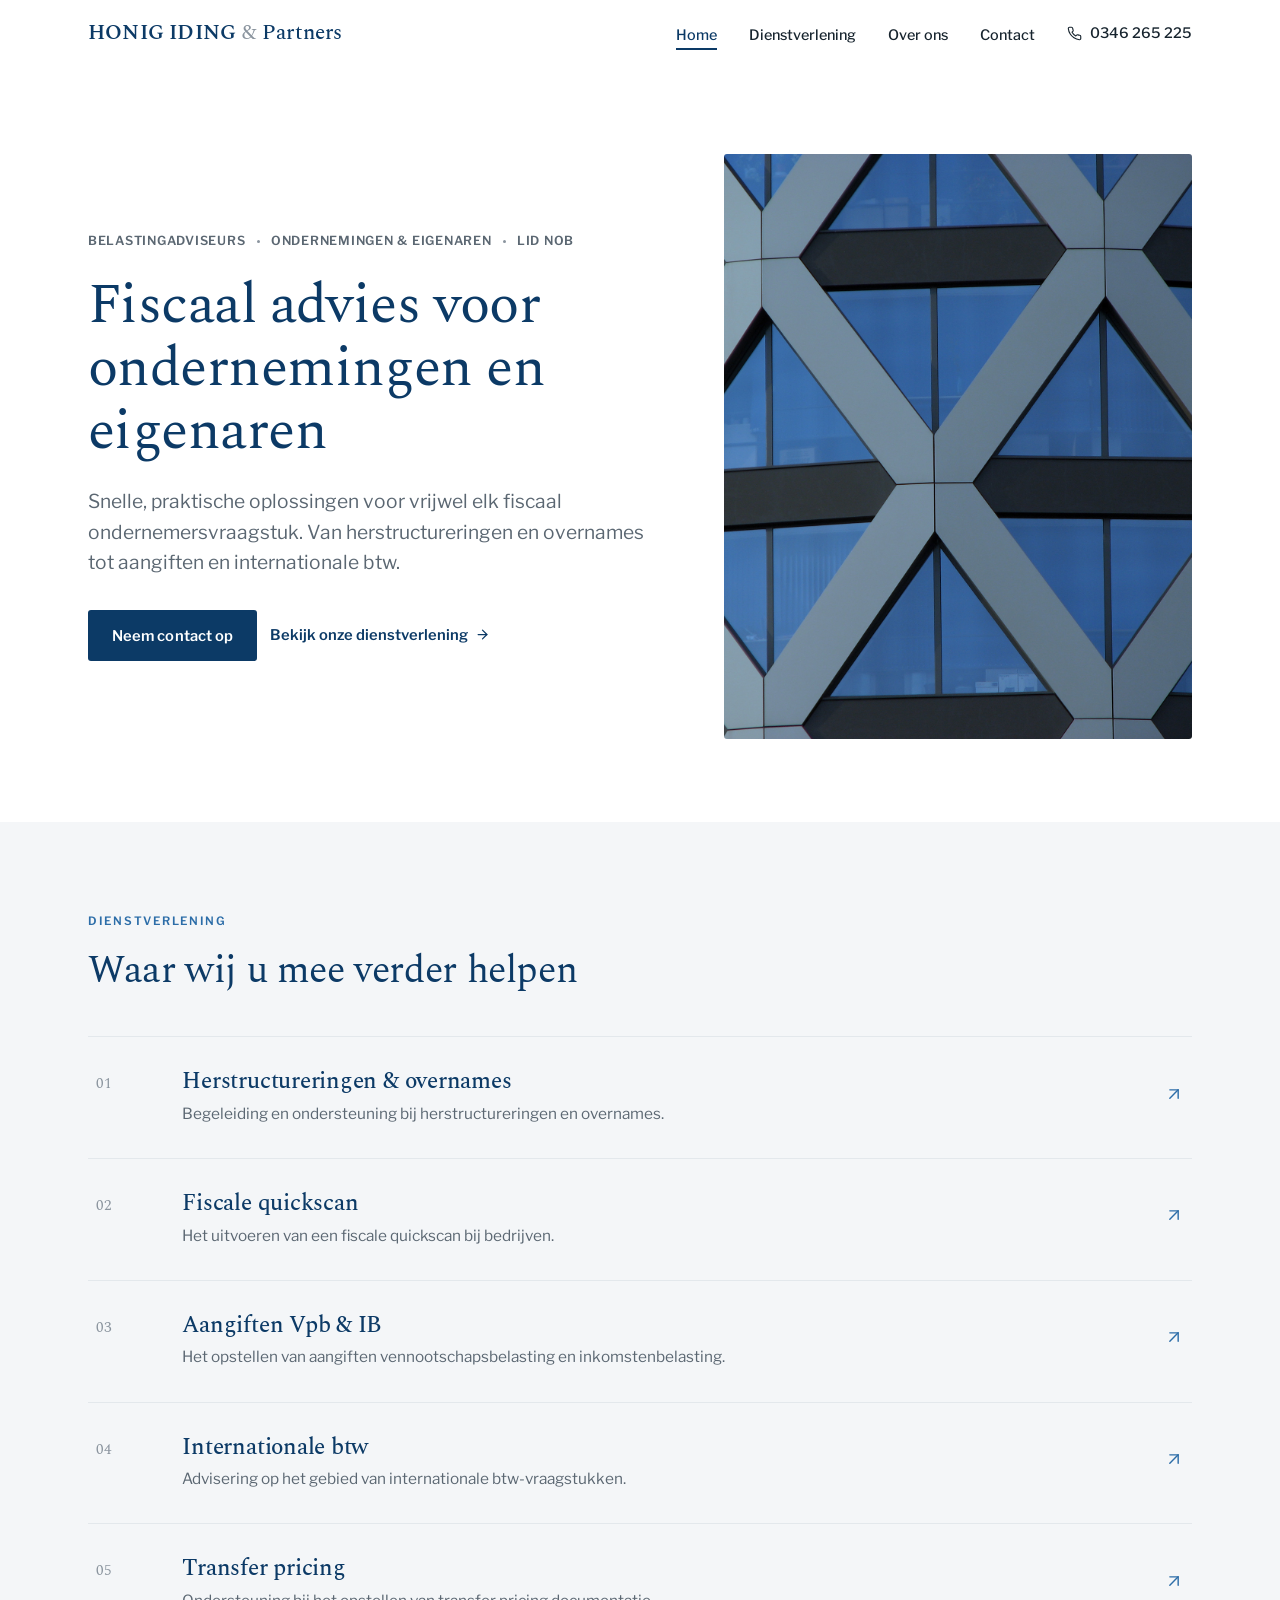
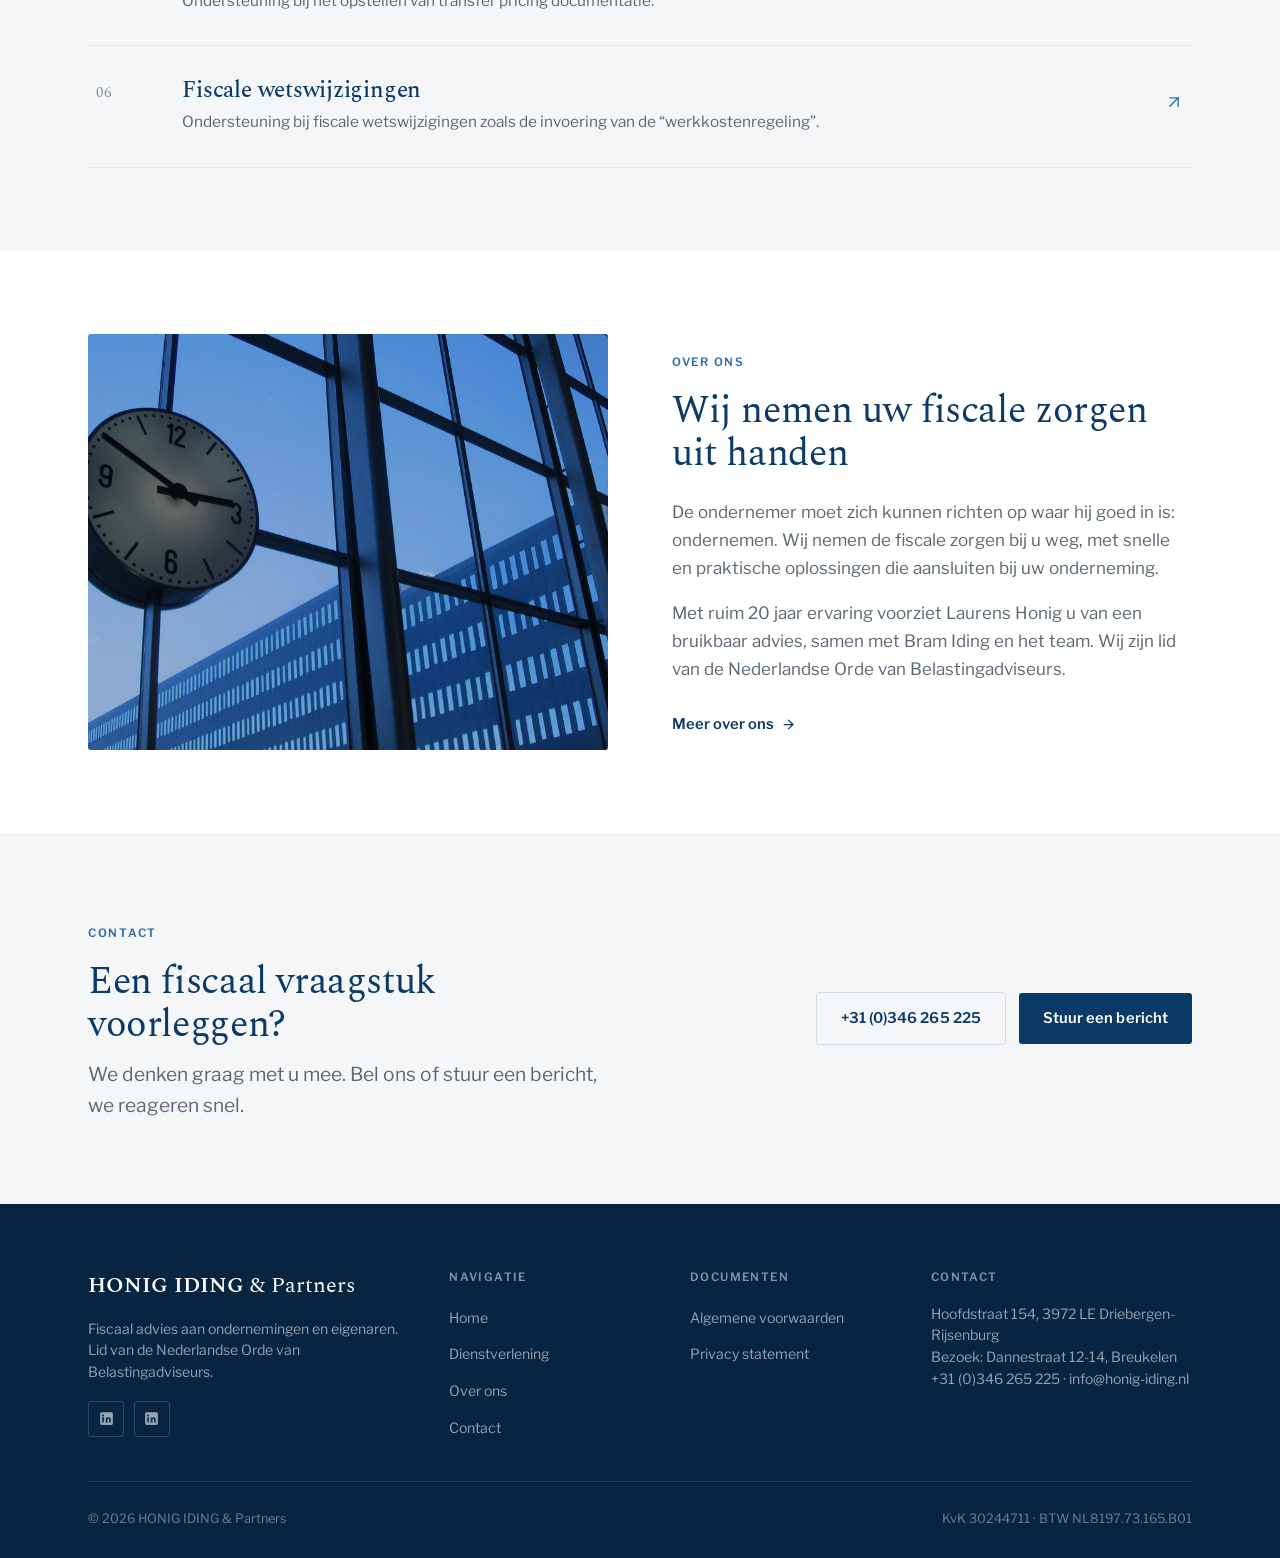
<file: index.html>
<!DOCTYPE html>
<html lang="nl">
<head>
  <meta charset="UTF-8">
  <meta name="viewport" content="width=device-width, initial-scale=1">
  <title>HONIG IDING &amp; Partners — Belastingadviseurs voor ondernemingen</title>
  <meta name="description" content="HONIG IDING & Partners geeft fiscaal advies aan ondernemingen en eigenaren. Van herstructureringen en overnames tot aangiften en internationale btw. Lid van de NOB.">
  <meta name="theme-color" content="#0C3A66">
  <meta property="og:title" content="HONIG IDING & Partners — Belastingadviseurs voor ondernemingen">
  <meta property="og:description" content="Fiscaal advies aan ondernemingen en eigenaren. Lid van de Nederlandse Orde van Belastingadviseurs.">
  <meta property="og:type" content="website">
  <meta property="og:url" content="https://honig-iding.nl">

  <link rel="icon" href="data:image/svg+xml,%3Csvg%20xmlns='http://www.w3.org/2000/svg'%20viewBox='0%200%2032%2032'%3E%3Crect%20width='32'%20height='32'%20fill='%230C3A66'/%3E%3Ctext%20x='16'%20y='23'%20font-family='Georgia,serif'%20font-size='19'%20fill='%23fff'%20text-anchor='middle'%3EH%3C/text%3E%3C/svg%3E">
  <link rel="preconnect" href="https://fonts.googleapis.com">
  <link rel="preconnect" href="https://fonts.gstatic.com" crossorigin>
  <link href="https://fonts.googleapis.com/css2?family=Spectral:wght@400;500;600&family=Libre+Franklin:wght@400;500;600;700&display=swap" rel="stylesheet">
  <link rel="stylesheet" href="assets/style.css">

  <script type="application/ld+json">
  {
    "@context": "https://schema.org",
    "@type": "AccountingService",
    "name": "HONIG IDING & Partners",
    "description": "Fiscaal advies aan ondernemingen en eigenaren.",
    "url": "https://honig-iding.nl",
    "telephone": "+31346265225",
    "email": "info@honig-iding.nl",
    "address": { "@type": "PostalAddress", "streetAddress": "Dannestraat 12-14", "addressLocality": "Breukelen", "addressCountry": "NL" },
    "geo": { "@type": "GeoCoordinates", "latitude": 52.1714500, "longitude": 5.0017356 },
    "vatID": "NL8197.73.165.B01",
    "memberOf": { "@type": "Organization", "name": "Nederlandse Orde van Belastingadviseurs (NOB)" },
    "sameAs": ["https://nl.linkedin.com/in/laurens-honig-3785336", "https://nl.linkedin.com/in/bram-iding-4a43219"]
  }
  </script>
</head>
<body>

  <nav class="site-nav">
    <div class="nav-inner">
      <a href="index.html" class="brand-logo" aria-label="HONIG IDING & Partners — home">
        <span class="brand-word"><b>HONIG IDING</b> <span class="amp">&amp;</span> Partners</span>
      </a>
      <button class="nav-toggle" aria-label="Menu" aria-expanded="false"><span></span><span></span><span></span></button>
      <ul class="nav-links">
        <li><a href="index.html" aria-current="page">Home</a></li>
        <li><a href="diensten.html">Dienstverlening</a></li>
        <li><a href="over-ons.html">Over ons</a></li>
        <li><a href="contact.html">Contact</a></li>
        <li><a href="tel:+31346265225" class="nav-phone"><svg viewBox="0 0 24 24" fill="none" stroke="currentColor" stroke-width="1.8" stroke-linecap="round" stroke-linejoin="round"><path d="M22 16.92v3a2 2 0 0 1-2.18 2 19.79 19.79 0 0 1-8.63-3.07 19.5 19.5 0 0 1-6-6 19.79 19.79 0 0 1-3.07-8.67A2 2 0 0 1 4.11 2h3a2 2 0 0 1 2 1.72c.127.96.361 1.903.7 2.81a2 2 0 0 1-.45 2.11L8.09 9.91a16 16 0 0 0 6 6l1.27-1.27a2 2 0 0 1 2.11-.45c.907.339 1.85.573 2.81.7A2 2 0 0 1 22 16.92z"/></svg> 0346 265 225</a></li>
      </ul>
    </div>
  </nav>

  <!-- HERO -->
  <header class="hero">
    <div class="container">
      <div class="hero-grid">
        <div>
          <div class="hero-meta">Belastingadviseurs <span class="dot"></span> Ondernemingen &amp; eigenaren <span class="dot"></span> Lid NOB</div>
          <h1>Fiscaal advies voor ondernemingen en eigenaren</h1>
          <p class="lead">Snelle, praktische oplossingen voor vrijwel elk fiscaal ondernemersvraagstuk. Van herstructureringen en overnames tot aangiften en internationale btw.</p>
          <div class="cta-row">
            <a href="contact.html" class="btn btn-solid">Neem contact op</a>
            <a href="diensten.html" class="link-arrow">Bekijk onze dienstverlening <svg viewBox="0 0 24 24" fill="none" stroke="currentColor" stroke-width="2" stroke-linecap="round" stroke-linejoin="round"><line x1="5" y1="12" x2="19" y2="12"/><polyline points="12 5 19 12 12 19"/></svg></a>
          </div>
        </div>
        <div class="hero-visual reveal">
          <img src="assets/parallax6.jpg" alt="Kantoorgevel" fetchpriority="high" decoding="async">
        </div>
      </div>
    </div>
  </header>

  <!-- EXPERTISE -->
  <section class="section bg-soft">
    <div class="container">
      <div class="section-head">
        <span class="eyebrow">Dienstverlening</span>
        <h2>Waar wij u mee verder helpen</h2>
      </div>
      <div class="expertise-list">
        <a class="expertise-item" href="diensten.html#overnames">
          <span class="ei-num">01</span>
          <span class="ei-main"><h3>Herstructureringen &amp; overnames</h3><p>Begeleiding en ondersteuning bij herstructureringen en overnames.</p></span>
          <span class="ei-arrow"><svg viewBox="0 0 24 24" fill="none" stroke="currentColor" stroke-width="1.7" stroke-linecap="round" stroke-linejoin="round"><line x1="7" y1="17" x2="17" y2="7"/><polyline points="7 7 17 7 17 17"/></svg></span>
        </a>
        <a class="expertise-item" href="diensten.html#quickscan">
          <span class="ei-num">02</span>
          <span class="ei-main"><h3>Fiscale quickscan</h3><p>Het uitvoeren van een fiscale quickscan bij bedrijven.</p></span>
          <span class="ei-arrow"><svg viewBox="0 0 24 24" fill="none" stroke="currentColor" stroke-width="1.7" stroke-linecap="round" stroke-linejoin="round"><line x1="7" y1="17" x2="17" y2="7"/><polyline points="7 7 17 7 17 17"/></svg></span>
        </a>
        <a class="expertise-item" href="diensten.html#aangiften">
          <span class="ei-num">03</span>
          <span class="ei-main"><h3>Aangiften Vpb &amp; IB</h3><p>Het opstellen van aangiften vennootschapsbelasting en inkomstenbelasting.</p></span>
          <span class="ei-arrow"><svg viewBox="0 0 24 24" fill="none" stroke="currentColor" stroke-width="1.7" stroke-linecap="round" stroke-linejoin="round"><line x1="7" y1="17" x2="17" y2="7"/><polyline points="7 7 17 7 17 17"/></svg></span>
        </a>
        <a class="expertise-item" href="diensten.html#btw">
          <span class="ei-num">04</span>
          <span class="ei-main"><h3>Internationale btw</h3><p>Advisering op het gebied van internationale btw-vraagstukken.</p></span>
          <span class="ei-arrow"><svg viewBox="0 0 24 24" fill="none" stroke="currentColor" stroke-width="1.7" stroke-linecap="round" stroke-linejoin="round"><line x1="7" y1="17" x2="17" y2="7"/><polyline points="7 7 17 7 17 17"/></svg></span>
        </a>
        <a class="expertise-item" href="diensten.html#transferpricing">
          <span class="ei-num">05</span>
          <span class="ei-main"><h3>Transfer pricing</h3><p>Ondersteuning bij het opstellen van transfer pricing documentatie.</p></span>
          <span class="ei-arrow"><svg viewBox="0 0 24 24" fill="none" stroke="currentColor" stroke-width="1.7" stroke-linecap="round" stroke-linejoin="round"><line x1="7" y1="17" x2="17" y2="7"/><polyline points="7 7 17 7 17 17"/></svg></span>
        </a>
        <a class="expertise-item" href="diensten.html#wetswijzigingen">
          <span class="ei-num">06</span>
          <span class="ei-main"><h3>Fiscale wetswijzigingen</h3><p>Ondersteuning bij fiscale wetswijzigingen zoals de invoering van de “werkkostenregeling”.</p></span>
          <span class="ei-arrow"><svg viewBox="0 0 24 24" fill="none" stroke="currentColor" stroke-width="1.7" stroke-linecap="round" stroke-linejoin="round"><line x1="7" y1="17" x2="17" y2="7"/><polyline points="7 7 17 7 17 17"/></svg></span>
        </a>
      </div>
    </div>
  </section>

  <!-- OVER / APPROACH -->
  <section class="section">
    <div class="container">
      <div class="split">
        <div class="split-media reveal"><img src="assets/parallax3.jpg" alt="Kantoorgevel met klok"></div>
        <div class="split-body">
          <span class="eyebrow">Over ons</span>
          <h2>Wij nemen uw fiscale zorgen uit handen</h2>
          <p>De ondernemer moet zich kunnen richten op waar hij goed in is: ondernemen. Wij nemen de fiscale zorgen bij u weg, met snelle en praktische oplossingen die aansluiten bij uw onderneming.</p>
          <p>Met ruim 20 jaar ervaring voorziet Laurens Honig u van een bruikbaar advies, samen met Bram Iding en het team. Wij zijn lid van de Nederlandse Orde van Belastingadviseurs.</p>
          <div class="cta-row">
            <a href="over-ons.html" class="link-arrow">Meer over ons <svg viewBox="0 0 24 24" fill="none" stroke="currentColor" stroke-width="2" stroke-linecap="round" stroke-linejoin="round"><line x1="5" y1="12" x2="19" y2="12"/><polyline points="12 5 19 12 12 19"/></svg></a>
          </div>
        </div>
      </div>
    </div>
  </section>

  <!-- CONTACT CTA -->
  <section class="section bg-soft">
    <div class="container">
      <div class="split" style="align-items:center">
        <div>
          <span class="eyebrow">Contact</span>
          <h2>Een fiscaal vraagstuk voorleggen?</h2>
          <p class="lead" style="margin-top:0.8rem">We denken graag met u mee. Bel ons of stuur een bericht, we reageren snel.</p>
        </div>
        <div class="cta-row" style="justify-content:flex-end">
          <a href="tel:+31346265225" class="btn btn-line">+31 (0)346 265 225</a>
          <a href="contact.html" class="btn btn-solid">Stuur een bericht</a>
        </div>
      </div>
    </div>
  </section>

  <!-- FOOTER -->
  <footer class="site-footer">
    <div class="container">
      <div class="footer-top">
        <div class="footer-brand">
          <div class="fb"><b>HONIG IDING</b> &amp; Partners</div>
          <p>Fiscaal advies aan ondernemingen en eigenaren. Lid van de Nederlandse Orde van Belastingadviseurs.</p>
          <div class="footer-social">
            <a href="https://nl.linkedin.com/in/laurens-honig-3785336" target="_blank" rel="noopener" aria-label="LinkedIn Laurens Honig"><svg viewBox="0 0 24 24" fill="currentColor"><path d="M19 3a2 2 0 0 1 2 2v14a2 2 0 0 1-2 2H5a2 2 0 0 1-2-2V5a2 2 0 0 1 2-2h14zM8.34 17.34V10.2H6v7.14h2.34zM7.17 9.16a1.36 1.36 0 1 0 0-2.72 1.36 1.36 0 0 0 0 2.72zM18 17.34v-3.92c0-2.1-1.12-3.08-2.62-3.08-1.21 0-1.75.67-2.05 1.14v-.98h-2.34c.03.66 0 7.14 0 7.14h2.34v-3.99c0-.21.02-.42.08-.57.17-.42.55-.86 1.2-.86.85 0 1.19.64 1.19 1.58v3.84H18z"/></svg></a>
            <a href="https://nl.linkedin.com/in/bram-iding-4a43219" target="_blank" rel="noopener" aria-label="LinkedIn Bram Iding"><svg viewBox="0 0 24 24" fill="currentColor"><path d="M19 3a2 2 0 0 1 2 2v14a2 2 0 0 1-2 2H5a2 2 0 0 1-2-2V5a2 2 0 0 1 2-2h14zM8.34 17.34V10.2H6v7.14h2.34zM7.17 9.16a1.36 1.36 0 1 0 0-2.72 1.36 1.36 0 0 0 0 2.72zM18 17.34v-3.92c0-2.1-1.12-3.08-2.62-3.08-1.21 0-1.75.67-2.05 1.14v-.98h-2.34c.03.66 0 7.14 0 7.14h2.34v-3.99c0-.21.02-.42.08-.57.17-.42.55-.86 1.2-.86.85 0 1.19.64 1.19 1.58v3.84H18z"/></svg></a>
          </div>
        </div>
        <div class="footer-col">
          <h5>Navigatie</h5>
          <ul>
            <li><a href="index.html">Home</a></li>
            <li><a href="diensten.html">Dienstverlening</a></li>
            <li><a href="over-ons.html">Over ons</a></li>
            <li><a href="contact.html">Contact</a></li>
          </ul>
        </div>
        <div class="footer-col">
          <h5>Documenten</h5>
          <ul>
            <li><a href="docs/Algemene-voorwaarden.pdf" target="_blank" rel="noopener">Algemene voorwaarden</a></li>
            <li><a href="docs/Privacy-statement.pdf" target="_blank" rel="noopener">Privacy statement</a></li>
          </ul>
        </div>
        <div class="footer-col">
          <h5>Contact</h5>
          <address>
            Hoofdstraat 154, 3972 LE Driebergen-Rijsenburg<br>
            Bezoek: Dannestraat 12-14, Breukelen<br>
            <a href="tel:+31346265225">+31 (0)346 265 225</a> · <a href="mailto:info@honig-iding.nl">info@honig-iding.nl</a>
          </address>
        </div>
      </div>
      <div class="footer-bottom">
        <div>© <span data-year>2026</span> HONIG IDING &amp; Partners</div>
        <div>KvK 30244711 · BTW NL8197.73.165.B01</div>
      </div>
    </div>
  </footer>

  <script src="assets/main.js"></script>
</body>
</html>
</file>
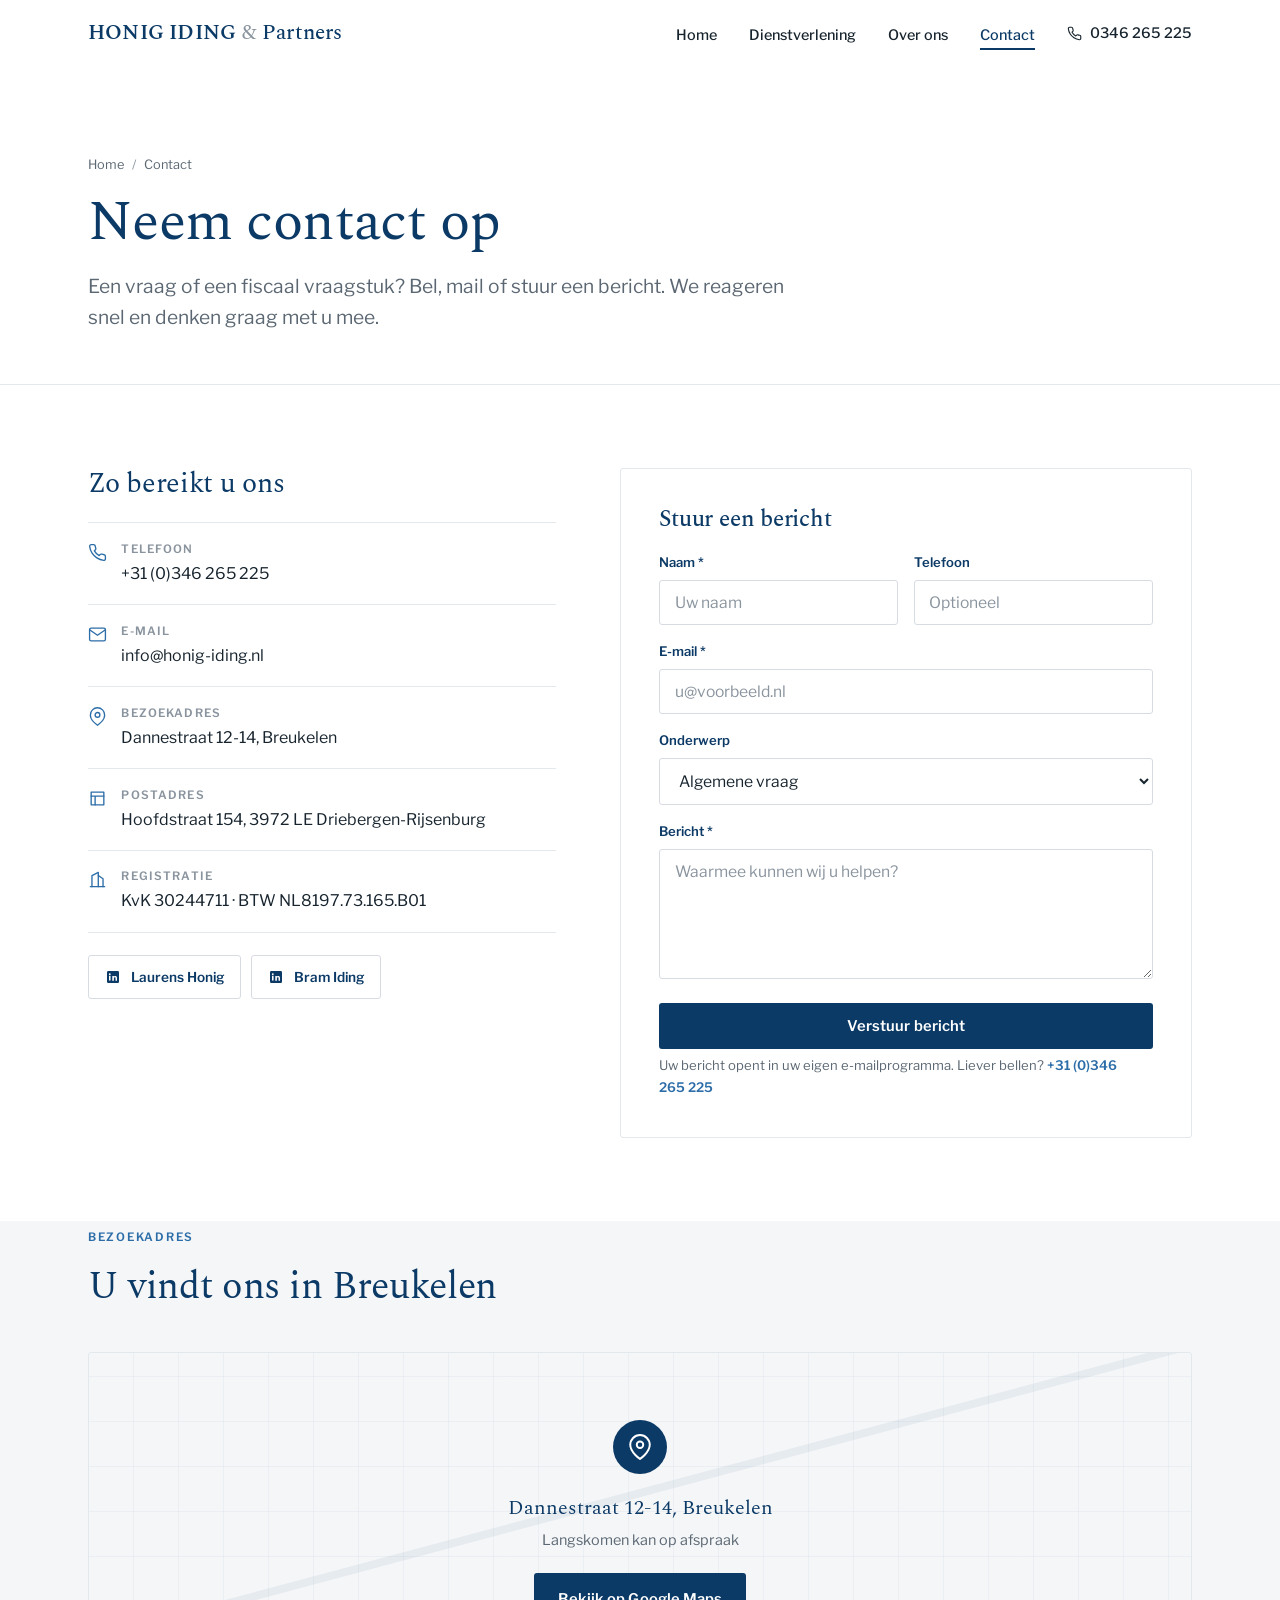
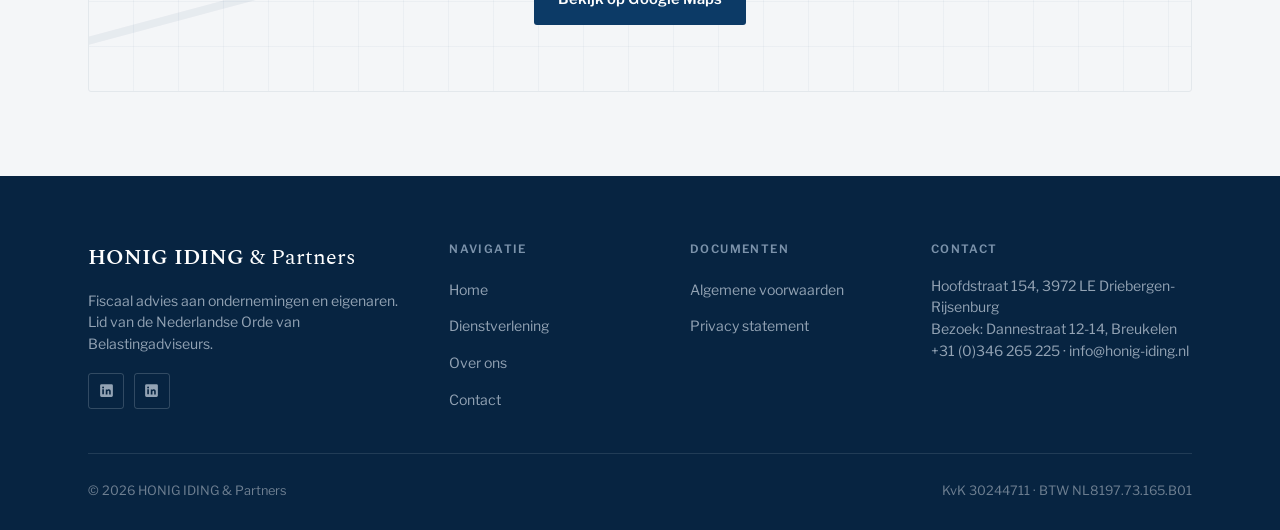
<file: contact.html>
<!DOCTYPE html>
<html lang="nl">
<head>
  <meta charset="UTF-8">
  <meta name="viewport" content="width=device-width, initial-scale=1">
  <title>Contact — HONIG IDING &amp; Partners</title>
  <meta name="description" content="Neem contact op met HONIG IDING & Partners. Bezoekadres Dannestraat 12-14 Breukelen, postadres Hoofdstraat 154 Driebergen-Rijsenburg. Telefoon +31 (0)346 265 225.">
  <meta name="theme-color" content="#0C3A66">
  <meta property="og:title" content="Contact — HONIG IDING & Partners">
  <meta property="og:type" content="website">
  <meta property="og:url" content="https://honig-iding.nl/contact.html">
  <link rel="icon" href="data:image/svg+xml,%3Csvg%20xmlns='http://www.w3.org/2000/svg'%20viewBox='0%200%2032%2032'%3E%3Crect%20width='32'%20height='32'%20fill='%230C3A66'/%3E%3Ctext%20x='16'%20y='23'%20font-family='Georgia,serif'%20font-size='19'%20fill='%23fff'%20text-anchor='middle'%3EH%3C/text%3E%3C/svg%3E">
  <link rel="preconnect" href="https://fonts.googleapis.com">
  <link rel="preconnect" href="https://fonts.gstatic.com" crossorigin>
  <link href="https://fonts.googleapis.com/css2?family=Spectral:wght@400;500;600&family=Libre+Franklin:wght@400;500;600;700&display=swap" rel="stylesheet">
  <link rel="stylesheet" href="assets/style.css">

  <script type="application/ld+json">
  { "@context": "https://schema.org", "@type": "AccountingService", "name": "HONIG IDING & Partners", "url": "https://honig-iding.nl", "telephone": "+31346265225", "email": "info@honig-iding.nl", "address": { "@type": "PostalAddress", "streetAddress": "Dannestraat 12-14", "addressLocality": "Breukelen", "addressCountry": "NL" }, "geo": { "@type": "GeoCoordinates", "latitude": 52.1714500, "longitude": 5.0017356 } }
  </script>
</head>
<body>

  <nav class="site-nav">
    <div class="nav-inner">
      <a href="index.html" class="brand-logo" aria-label="HONIG IDING & Partners — home">
        <span class="brand-word"><b>HONIG IDING</b> <span class="amp">&amp;</span> Partners</span>
      </a>
      <button class="nav-toggle" aria-label="Menu" aria-expanded="false"><span></span><span></span><span></span></button>
      <ul class="nav-links">
        <li><a href="index.html">Home</a></li>
        <li><a href="diensten.html">Dienstverlening</a></li>
        <li><a href="over-ons.html">Over ons</a></li>
        <li><a href="contact.html" aria-current="page">Contact</a></li>
        <li><a href="tel:+31346265225" class="nav-phone"><svg viewBox="0 0 24 24" fill="none" stroke="currentColor" stroke-width="1.8" stroke-linecap="round" stroke-linejoin="round"><path d="M22 16.92v3a2 2 0 0 1-2.18 2 19.79 19.79 0 0 1-8.63-3.07 19.5 19.5 0 0 1-6-6 19.79 19.79 0 0 1-3.07-8.67A2 2 0 0 1 4.11 2h3a2 2 0 0 1 2 1.72c.127.96.361 1.903.7 2.81a2 2 0 0 1-.45 2.11L8.09 9.91a16 16 0 0 0 6 6l1.27-1.27a2 2 0 0 1 2.11-.45c.907.339 1.85.573 2.81.7A2 2 0 0 1 22 16.92z"/></svg> 0346 265 225</a></li>
      </ul>
    </div>
  </nav>

  <header class="page-hero">
    <div class="container">
      <nav class="breadcrumb" aria-label="Kruimelpad"><a href="index.html">Home</a> <span class="sep">/</span> <span>Contact</span></nav>
      <h1>Neem contact op</h1>
      <p class="lead">Een vraag of een fiscaal vraagstuk? Bel, mail of stuur een bericht. We reageren snel en denken graag met u mee.</p>
    </div>
  </header>

  <section class="section">
    <div class="container">
      <div class="contact-grid">

        <div class="contact-info reveal">
          <h2 style="font-size:clamp(1.4rem,2.2vw,1.9rem);margin-bottom:1.4rem">Zo bereikt u ons</h2>
          <div class="info-row">
            <span class="ic"><svg viewBox="0 0 24 24" fill="none" stroke="currentColor" stroke-width="1.7" stroke-linecap="round" stroke-linejoin="round"><path d="M22 16.92v3a2 2 0 0 1-2.18 2 19.79 19.79 0 0 1-8.63-3.07 19.5 19.5 0 0 1-6-6 19.79 19.79 0 0 1-3.07-8.67A2 2 0 0 1 4.11 2h3a2 2 0 0 1 2 1.72c.127.96.361 1.903.7 2.81a2 2 0 0 1-.45 2.11L8.09 9.91a16 16 0 0 0 6 6l1.27-1.27a2 2 0 0 1 2.11-.45c.907.339 1.85.573 2.81.7A2 2 0 0 1 22 16.92z"/></svg></span>
            <div><div class="info-label">Telefoon</div><div class="info-val"><a href="tel:+31346265225">+31 (0)346 265 225</a></div></div>
          </div>
          <div class="info-row">
            <span class="ic"><svg viewBox="0 0 24 24" fill="none" stroke="currentColor" stroke-width="1.7" stroke-linecap="round" stroke-linejoin="round"><path d="M4 4h16a2 2 0 0 1 2 2v12a2 2 0 0 1-2 2H4a2 2 0 0 1-2-2V6a2 2 0 0 1 2-2z"/><polyline points="22,6 12,13 2,6"/></svg></span>
            <div><div class="info-label">E-mail</div><div class="info-val"><a href="mailto:info@honig-iding.nl">info@honig-iding.nl</a></div></div>
          </div>
          <div class="info-row">
            <span class="ic"><svg viewBox="0 0 24 24" fill="none" stroke="currentColor" stroke-width="1.7" stroke-linecap="round" stroke-linejoin="round"><path d="M21 10c0 7-9 13-9 13s-9-6-9-13a9 9 0 0 1 18 0z"/><circle cx="12" cy="10" r="3"/></svg></span>
            <div><div class="info-label">Bezoekadres</div><div class="info-val">Dannestraat 12-14, Breukelen</div></div>
          </div>
          <div class="info-row">
            <span class="ic"><svg viewBox="0 0 24 24" fill="none" stroke="currentColor" stroke-width="1.7" stroke-linecap="round" stroke-linejoin="round"><path d="M4 4h16v16H4z"/><path d="M4 9h16M9 20V9"/></svg></span>
            <div><div class="info-label">Postadres</div><div class="info-val">Hoofdstraat 154, 3972 LE Driebergen-Rijsenburg</div></div>
          </div>
          <div class="info-row">
            <span class="ic"><svg viewBox="0 0 24 24" fill="none" stroke="currentColor" stroke-width="1.7" stroke-linecap="round" stroke-linejoin="round"><path d="M3 21h18"/><path d="M5 21V7l8-4v18"/><path d="M19 21V11l-6-4"/></svg></span>
            <div><div class="info-label">Registratie</div><div class="info-val">KvK 30244711 · BTW NL8197.73.165.B01</div></div>
          </div>
          <div style="margin-top:1.4rem;display:flex;gap:0.6rem;flex-wrap:wrap">
            <a href="https://nl.linkedin.com/in/laurens-honig-3785336" target="_blank" rel="noopener" class="btn btn-line" style="padding:0.6rem 1rem;font-size:0.85rem"><svg viewBox="0 0 24 24" width="15" height="15" fill="currentColor"><path d="M19 3a2 2 0 0 1 2 2v14a2 2 0 0 1-2 2H5a2 2 0 0 1-2-2V5a2 2 0 0 1 2-2h14zM8.34 17.34V10.2H6v7.14h2.34zM7.17 9.16a1.36 1.36 0 1 0 0-2.72 1.36 1.36 0 0 0 0 2.72zM18 17.34v-3.92c0-2.1-1.12-3.08-2.62-3.08-1.21 0-1.75.67-2.05 1.14v-.98h-2.34c.03.66 0 7.14 0 7.14h2.34v-3.99c0-.21.02-.42.08-.57.17-.42.55-.86 1.2-.86.85 0 1.19.64 1.19 1.58v3.84H18z"/></svg> Laurens Honig</a>
            <a href="https://nl.linkedin.com/in/bram-iding-4a43219" target="_blank" rel="noopener" class="btn btn-line" style="padding:0.6rem 1rem;font-size:0.85rem"><svg viewBox="0 0 24 24" width="15" height="15" fill="currentColor"><path d="M19 3a2 2 0 0 1 2 2v14a2 2 0 0 1-2 2H5a2 2 0 0 1-2-2V5a2 2 0 0 1 2-2h14zM8.34 17.34V10.2H6v7.14h2.34zM7.17 9.16a1.36 1.36 0 1 0 0-2.72 1.36 1.36 0 0 0 0 2.72zM18 17.34v-3.92c0-2.1-1.12-3.08-2.62-3.08-1.21 0-1.75.67-2.05 1.14v-.98h-2.34c.03.66 0 7.14 0 7.14h2.34v-3.99c0-.21.02-.42.08-.57.17-.42.55-.86 1.2-.86.85 0 1.19.64 1.19 1.58v3.84H18z"/></svg> Bram Iding</a>
          </div>
        </div>

        <div class="reveal">
          <form class="form-card contact-form" novalidate>
            <h3 style="margin-bottom:1.2rem">Stuur een bericht</h3>
            <div class="form-row">
              <div class="field"><label for="naam">Naam *</label><input type="text" id="naam" name="naam" placeholder="Uw naam" autocomplete="name" required></div>
              <div class="field"><label for="telefoon">Telefoon</label><input type="tel" id="telefoon" name="telefoon" placeholder="Optioneel" autocomplete="tel"></div>
            </div>
            <div class="field"><label for="email">E-mail *</label><input type="email" id="email" name="email" placeholder="u@voorbeeld.nl" autocomplete="email" required></div>
            <div class="field"><label for="onderwerp">Onderwerp</label>
              <select id="onderwerp" name="onderwerp">
                <option value="Algemene vraag">Algemene vraag</option>
                <option value="Herstructurering of overname">Herstructurering of overname</option>
                <option value="Fiscale quickscan">Fiscale quickscan</option>
                <option value="Aangifte (Vpb/IB)">Aangifte (Vpb/IB)</option>
                <option value="Internationale btw">Internationale btw</option>
                <option value="Transfer pricing">Transfer pricing</option>
                <option value="Anders">Anders</option>
              </select>
            </div>
            <div class="field"><label for="bericht">Bericht *</label><textarea id="bericht" name="bericht" placeholder="Waarmee kunnen wij u helpen?" required></textarea></div>
            <button type="submit" class="btn btn-solid" style="width:100%;justify-content:center">Verstuur bericht</button>
            <p class="form-note">Uw bericht opent in uw eigen e-mailprogramma. Liever bellen? <a href="tel:+31346265225">+31 (0)346 265 225</a></p>
          </form>
        </div>

      </div>
    </div>
  </section>

  <section class="section bg-soft" style="padding-top:0">
    <div class="container">
      <div class="section-head">
        <span class="eyebrow">Bezoekadres</span>
        <h2>U vindt ons in Breukelen</h2>
      </div>
      <div class="map-card reveal">
        <div class="map-inner">
          <div class="map-pin"><svg viewBox="0 0 24 24" fill="none" stroke="currentColor" stroke-width="1.8" stroke-linecap="round" stroke-linejoin="round"><path d="M21 10c0 7-9 13-9 13s-9-6-9-13a9 9 0 0 1 18 0z"/><circle cx="12" cy="10" r="3"/></svg></div>
          <div class="m-addr">Dannestraat 12-14, Breukelen</div>
          <div class="m-sub">Langskomen kan op afspraak</div>
          <a href="https://www.google.com/maps/search/?api=1&query=Dannestraat+12-14+Breukelen" target="_blank" rel="noopener" class="btn btn-solid">Bekijk op Google Maps</a>
        </div>
      </div>
    </div>
  </section>

  <footer class="site-footer">
    <div class="container">
      <div class="footer-top">
        <div class="footer-brand">
          <div class="fb"><b>HONIG IDING</b> &amp; Partners</div>
          <p>Fiscaal advies aan ondernemingen en eigenaren. Lid van de Nederlandse Orde van Belastingadviseurs.</p>
          <div class="footer-social">
            <a href="https://nl.linkedin.com/in/laurens-honig-3785336" target="_blank" rel="noopener" aria-label="LinkedIn Laurens Honig"><svg viewBox="0 0 24 24" fill="currentColor"><path d="M19 3a2 2 0 0 1 2 2v14a2 2 0 0 1-2 2H5a2 2 0 0 1-2-2V5a2 2 0 0 1 2-2h14zM8.34 17.34V10.2H6v7.14h2.34zM7.17 9.16a1.36 1.36 0 1 0 0-2.72 1.36 1.36 0 0 0 0 2.72zM18 17.34v-3.92c0-2.1-1.12-3.08-2.62-3.08-1.21 0-1.75.67-2.05 1.14v-.98h-2.34c.03.66 0 7.14 0 7.14h2.34v-3.99c0-.21.02-.42.08-.57.17-.42.55-.86 1.2-.86.85 0 1.19.64 1.19 1.58v3.84H18z"/></svg></a>
            <a href="https://nl.linkedin.com/in/bram-iding-4a43219" target="_blank" rel="noopener" aria-label="LinkedIn Bram Iding"><svg viewBox="0 0 24 24" fill="currentColor"><path d="M19 3a2 2 0 0 1 2 2v14a2 2 0 0 1-2 2H5a2 2 0 0 1-2-2V5a2 2 0 0 1 2-2h14zM8.34 17.34V10.2H6v7.14h2.34zM7.17 9.16a1.36 1.36 0 1 0 0-2.72 1.36 1.36 0 0 0 0 2.72zM18 17.34v-3.92c0-2.1-1.12-3.08-2.62-3.08-1.21 0-1.75.67-2.05 1.14v-.98h-2.34c.03.66 0 7.14 0 7.14h2.34v-3.99c0-.21.02-.42.08-.57.17-.42.55-.86 1.2-.86.85 0 1.19.64 1.19 1.58v3.84H18z"/></svg></a>
          </div>
        </div>
        <div class="footer-col">
          <h5>Navigatie</h5>
          <ul><li><a href="index.html">Home</a></li><li><a href="diensten.html">Dienstverlening</a></li><li><a href="over-ons.html">Over ons</a></li><li><a href="contact.html">Contact</a></li></ul>
        </div>
        <div class="footer-col">
          <h5>Documenten</h5>
          <ul><li><a href="docs/Algemene-voorwaarden.pdf" target="_blank" rel="noopener">Algemene voorwaarden</a></li><li><a href="docs/Privacy-statement.pdf" target="_blank" rel="noopener">Privacy statement</a></li></ul>
        </div>
        <div class="footer-col">
          <h5>Contact</h5>
          <address>Hoofdstraat 154, 3972 LE Driebergen-Rijsenburg<br>Bezoek: Dannestraat 12-14, Breukelen<br><a href="tel:+31346265225">+31 (0)346 265 225</a> · <a href="mailto:info@honig-iding.nl">info@honig-iding.nl</a></address>
        </div>
      </div>
      <div class="footer-bottom">
        <div>© <span data-year>2026</span> HONIG IDING &amp; Partners</div>
        <div>KvK 30244711 · BTW NL8197.73.165.B01</div>
      </div>
    </div>
  </footer>

  <script src="assets/main.js"></script>
</body>
</html>
</file>
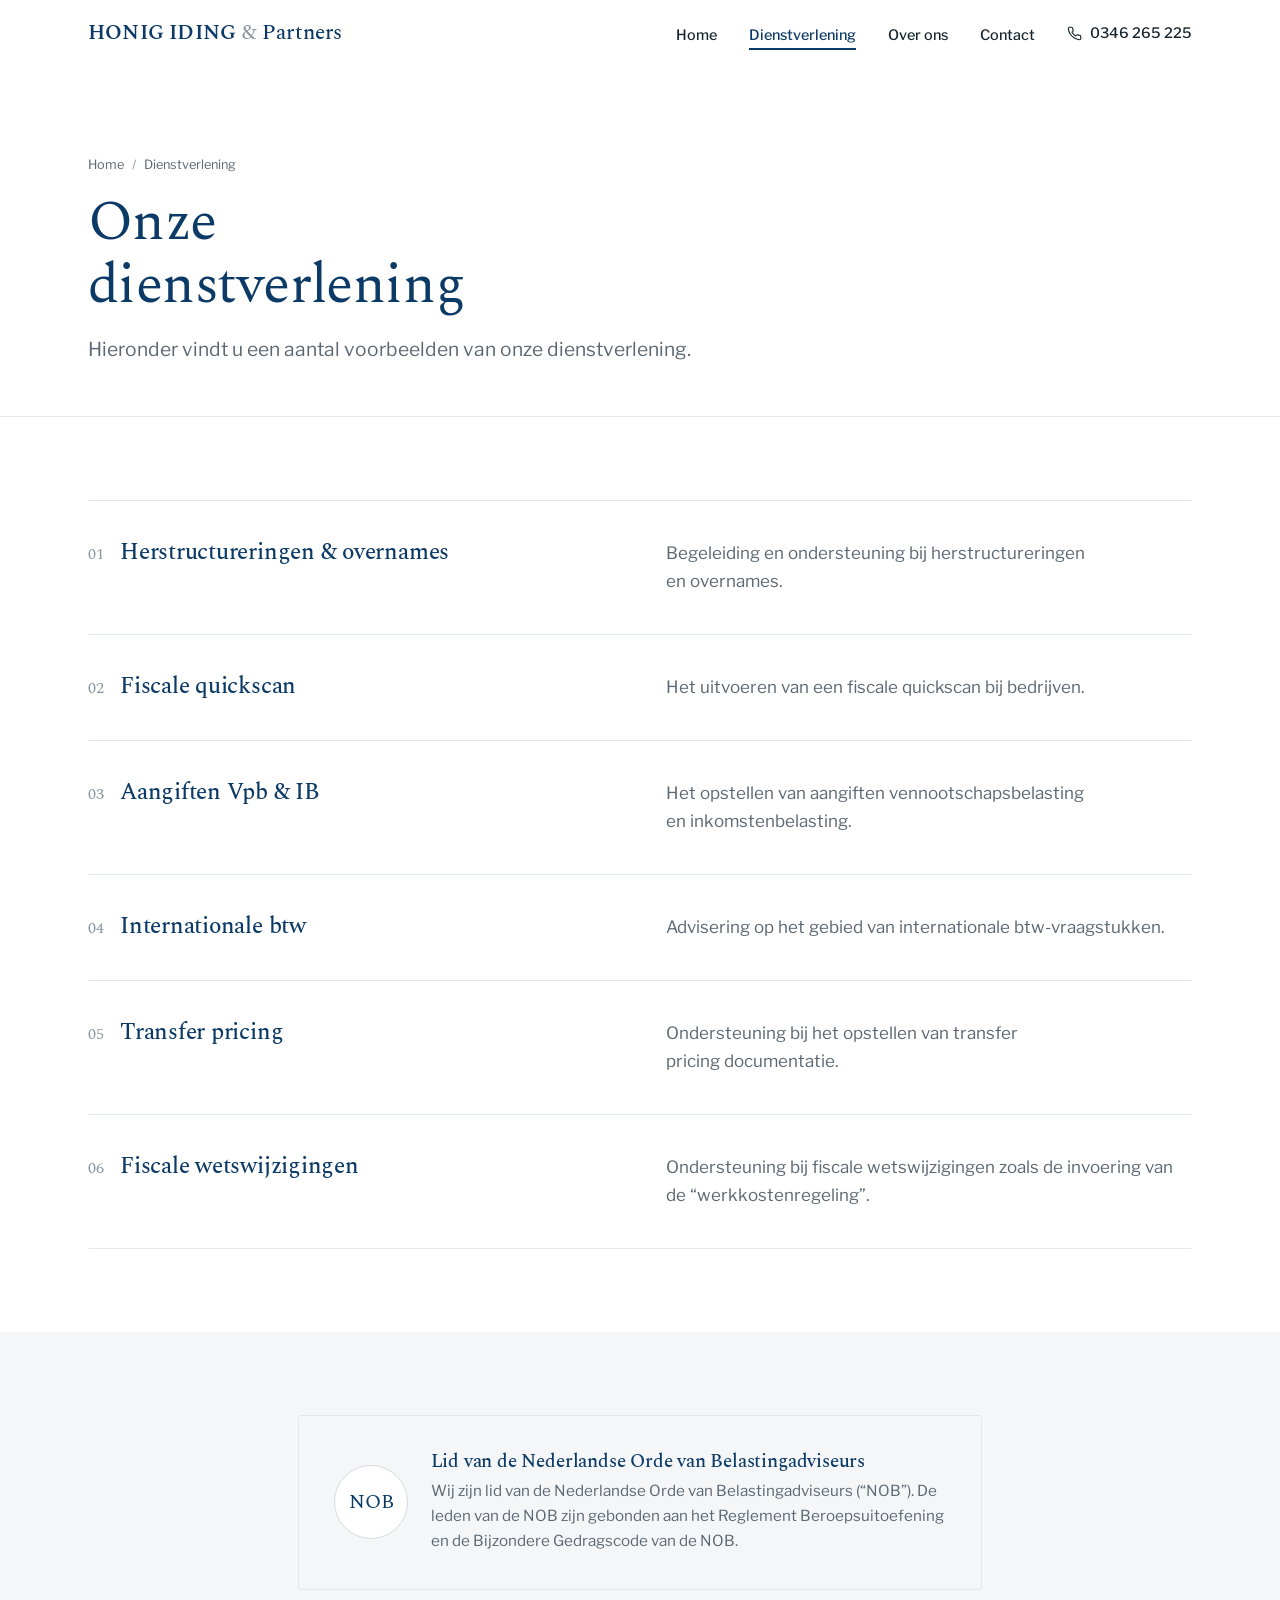
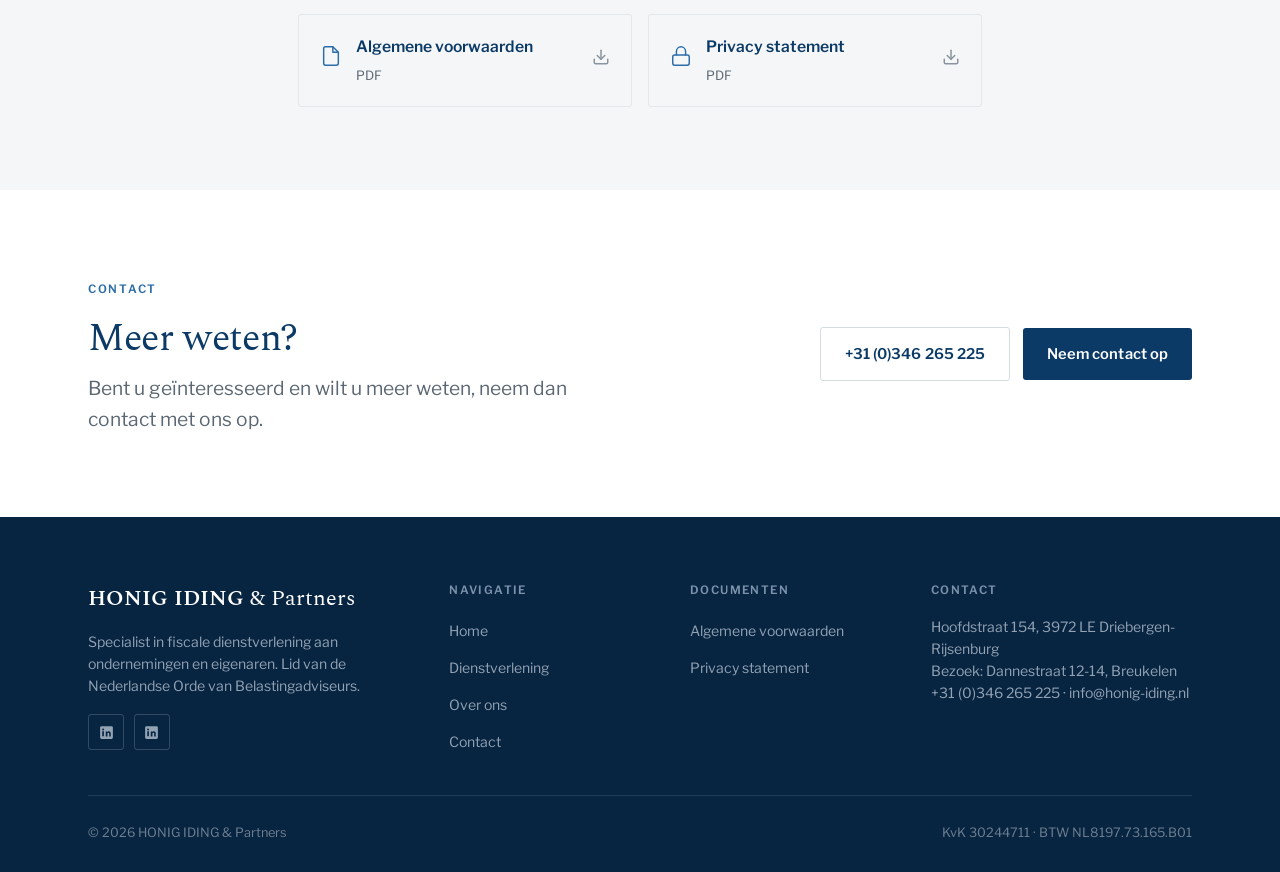
<file: diensten.html>
<!DOCTYPE html>
<html lang="nl">
<head>
  <meta charset="UTF-8">
  <meta name="viewport" content="width=device-width, initial-scale=1">
  <title>Dienstverlening — HONIG IDING &amp; Partners</title>
  <meta name="description" content="Een aantal voorbeelden van de fiscale dienstverlening van HONIG IDING & Partners: herstructureringen en overnames, quickscan, aangiften, internationale btw, transfer pricing en wetswijzigingen.">
  <meta name="theme-color" content="#0C3A66">
  <meta property="og:title" content="Dienstverlening — HONIG IDING & Partners">
  <meta property="og:type" content="website">
  <meta property="og:url" content="https://honig-iding.nl/diensten.html">
  <link rel="icon" href="data:image/svg+xml,%3Csvg%20xmlns='http://www.w3.org/2000/svg'%20viewBox='0%200%2032%2032'%3E%3Crect%20width='32'%20height='32'%20fill='%230C3A66'/%3E%3Ctext%20x='16'%20y='23'%20font-family='Georgia,serif'%20font-size='19'%20fill='%23fff'%20text-anchor='middle'%3EH%3C/text%3E%3C/svg%3E">
  <link rel="preconnect" href="https://fonts.googleapis.com">
  <link rel="preconnect" href="https://fonts.gstatic.com" crossorigin>
  <link href="https://fonts.googleapis.com/css2?family=Spectral:wght@400;500;600&family=Libre+Franklin:wght@400;500;600;700&display=swap" rel="stylesheet">
  <link rel="stylesheet" href="assets/style.css">
</head>
<body>

  <nav class="site-nav">
    <div class="nav-inner">
      <a href="index.html" class="brand-logo" aria-label="HONIG IDING & Partners — home">
        <span class="brand-word"><b>HONIG IDING</b> <span class="amp">&amp;</span> Partners</span>
      </a>
      <button class="nav-toggle" aria-label="Menu" aria-expanded="false"><span></span><span></span><span></span></button>
      <ul class="nav-links">
        <li><a href="index.html">Home</a></li>
        <li><a href="diensten.html" aria-current="page">Dienstverlening</a></li>
        <li><a href="over-ons.html">Over ons</a></li>
        <li><a href="contact.html">Contact</a></li>
        <li><a href="tel:+31346265225" class="nav-phone"><svg viewBox="0 0 24 24" fill="none" stroke="currentColor" stroke-width="1.8" stroke-linecap="round" stroke-linejoin="round"><path d="M22 16.92v3a2 2 0 0 1-2.18 2 19.79 19.79 0 0 1-8.63-3.07 19.5 19.5 0 0 1-6-6 19.79 19.79 0 0 1-3.07-8.67A2 2 0 0 1 4.11 2h3a2 2 0 0 1 2 1.72c.127.96.361 1.903.7 2.81a2 2 0 0 1-.45 2.11L8.09 9.91a16 16 0 0 0 6 6l1.27-1.27a2 2 0 0 1 2.11-.45c.907.339 1.85.573 2.81.7A2 2 0 0 1 22 16.92z"/></svg> 0346 265 225</a></li>
      </ul>
    </div>
  </nav>

  <header class="page-hero">
    <div class="container">
      <nav class="breadcrumb" aria-label="Kruimelpad"><a href="index.html">Home</a> <span class="sep">/</span> <span>Dienstverlening</span></nav>
      <h1>Onze dienstverlening</h1>
      <p class="lead">Hieronder vindt u een aantal voorbeelden van onze dienstverlening.</p>
    </div>
  </header>

  <section class="section">
    <div class="container">

      <div class="svc reveal" id="overnames">
        <div class="svc-label"><span class="svc-num">01</span><h3>Herstructureringen &amp; overnames</h3></div>
        <p>Begeleiding en ondersteuning bij herstructureringen en overnames.</p>
      </div>

      <div class="svc reveal" id="quickscan">
        <div class="svc-label"><span class="svc-num">02</span><h3>Fiscale quickscan</h3></div>
        <p>Het uitvoeren van een fiscale quickscan bij bedrijven.</p>
      </div>

      <div class="svc reveal" id="aangiften">
        <div class="svc-label"><span class="svc-num">03</span><h3>Aangiften Vpb &amp; IB</h3></div>
        <p>Het opstellen van aangiften vennootschapsbelasting en inkomstenbelasting.</p>
      </div>

      <div class="svc reveal" id="btw">
        <div class="svc-label"><span class="svc-num">04</span><h3>Internationale btw</h3></div>
        <p>Advisering op het gebied van internationale btw-vraagstukken.</p>
      </div>

      <div class="svc reveal" id="transferpricing">
        <div class="svc-label"><span class="svc-num">05</span><h3>Transfer pricing</h3></div>
        <p>Ondersteuning bij het opstellen van transfer pricing documentatie.</p>
      </div>

      <div class="svc reveal" id="wetswijzigingen">
        <div class="svc-label"><span class="svc-num">06</span><h3>Fiscale wetswijzigingen</h3></div>
        <p>Ondersteuning bij fiscale wetswijzigingen zoals de invoering van de “werkkostenregeling”.</p>
      </div>

    </div>
  </section>

  <section class="section bg-soft">
    <div class="container container-narrow">
      <div class="note reveal">
        <div class="badge"><span>NOB</span></div>
        <div>
          <h3>Lid van de Nederlandse Orde van Belastingadviseurs</h3>
          <p>Wij zijn lid van de Nederlandse Orde van Belastingadviseurs (“NOB”). De leden van de NOB zijn gebonden aan het Reglement Beroepsuitoefening en de Bijzondere Gedragscode van de NOB.</p>
        </div>
      </div>
      <div class="doc-links reveal" style="margin-top:1.5rem">
        <a class="doc-card" href="docs/Algemene-voorwaarden.pdf" target="_blank" rel="noopener">
          <span class="di"><svg viewBox="0 0 24 24" fill="none" stroke="currentColor" stroke-width="1.6" stroke-linecap="round" stroke-linejoin="round"><path d="M14 2H6a2 2 0 0 0-2 2v16a2 2 0 0 0 2 2h12a2 2 0 0 0 2-2V8z"/><polyline points="14 2 14 8 20 8"/></svg></span>
          <span><span class="dt">Algemene voorwaarden</span><br><span class="ds">PDF</span></span>
          <span class="da"><svg viewBox="0 0 24 24" width="18" height="18" fill="none" stroke="currentColor" stroke-width="2" stroke-linecap="round" stroke-linejoin="round"><path d="M21 15v4a2 2 0 0 1-2 2H5a2 2 0 0 1-2-2v-4"/><polyline points="7 10 12 15 17 10"/><line x1="12" y1="15" x2="12" y2="3"/></svg></span>
        </a>
        <a class="doc-card" href="docs/Privacy-statement.pdf" target="_blank" rel="noopener">
          <span class="di"><svg viewBox="0 0 24 24" fill="none" stroke="currentColor" stroke-width="1.6" stroke-linecap="round" stroke-linejoin="round"><rect x="3" y="11" width="18" height="11" rx="2"/><path d="M7 11V7a5 5 0 0 1 10 0v4"/></svg></span>
          <span><span class="dt">Privacy statement</span><br><span class="ds">PDF</span></span>
          <span class="da"><svg viewBox="0 0 24 24" width="18" height="18" fill="none" stroke="currentColor" stroke-width="2" stroke-linecap="round" stroke-linejoin="round"><path d="M21 15v4a2 2 0 0 1-2 2H5a2 2 0 0 1-2-2v-4"/><polyline points="7 10 12 15 17 10"/><line x1="12" y1="15" x2="12" y2="3"/></svg></span>
        </a>
      </div>
    </div>
  </section>

  <section class="section">
    <div class="container">
      <div class="split" style="align-items:center">
        <div>
          <span class="eyebrow">Contact</span>
          <h2>Meer weten?</h2>
          <p class="lead" style="margin-top:0.8rem">Bent u geïnteresseerd en wilt u meer weten, neem dan contact met ons op.</p>
        </div>
        <div class="cta-row" style="justify-content:flex-end">
          <a href="tel:+31346265225" class="btn btn-line">+31 (0)346 265 225</a>
          <a href="contact.html" class="btn btn-solid">Neem contact op</a>
        </div>
      </div>
    </div>
  </section>

  <footer class="site-footer">
    <div class="container">
      <div class="footer-top">
        <div class="footer-brand">
          <div class="fb"><b>HONIG IDING</b> &amp; Partners</div>
          <p>Specialist in fiscale dienstverlening aan ondernemingen en eigenaren. Lid van de Nederlandse Orde van Belastingadviseurs.</p>
          <div class="footer-social">
            <a href="https://nl.linkedin.com/in/laurens-honig-3785336" target="_blank" rel="noopener" aria-label="LinkedIn Laurens Honig"><svg viewBox="0 0 24 24" fill="currentColor"><path d="M19 3a2 2 0 0 1 2 2v14a2 2 0 0 1-2 2H5a2 2 0 0 1-2-2V5a2 2 0 0 1 2-2h14zM8.34 17.34V10.2H6v7.14h2.34zM7.17 9.16a1.36 1.36 0 1 0 0-2.72 1.36 1.36 0 0 0 0 2.72zM18 17.34v-3.92c0-2.1-1.12-3.08-2.62-3.08-1.21 0-1.75.67-2.05 1.14v-.98h-2.34c.03.66 0 7.14 0 7.14h2.34v-3.99c0-.21.02-.42.08-.57.17-.42.55-.86 1.2-.86.85 0 1.19.64 1.19 1.58v3.84H18z"/></svg></a>
            <a href="https://nl.linkedin.com/in/bram-iding-4a43219" target="_blank" rel="noopener" aria-label="LinkedIn Bram Iding"><svg viewBox="0 0 24 24" fill="currentColor"><path d="M19 3a2 2 0 0 1 2 2v14a2 2 0 0 1-2 2H5a2 2 0 0 1-2-2V5a2 2 0 0 1 2-2h14zM8.34 17.34V10.2H6v7.14h2.34zM7.17 9.16a1.36 1.36 0 1 0 0-2.72 1.36 1.36 0 0 0 0 2.72zM18 17.34v-3.92c0-2.1-1.12-3.08-2.62-3.08-1.21 0-1.75.67-2.05 1.14v-.98h-2.34c.03.66 0 7.14 0 7.14h2.34v-3.99c0-.21.02-.42.08-.57.17-.42.55-.86 1.2-.86.85 0 1.19.64 1.19 1.58v3.84H18z"/></svg></a>
          </div>
        </div>
        <div class="footer-col">
          <h5>Navigatie</h5>
          <ul><li><a href="index.html">Home</a></li><li><a href="diensten.html">Dienstverlening</a></li><li><a href="over-ons.html">Over ons</a></li><li><a href="contact.html">Contact</a></li></ul>
        </div>
        <div class="footer-col">
          <h5>Documenten</h5>
          <ul><li><a href="docs/Algemene-voorwaarden.pdf" target="_blank" rel="noopener">Algemene voorwaarden</a></li><li><a href="docs/Privacy-statement.pdf" target="_blank" rel="noopener">Privacy statement</a></li></ul>
        </div>
        <div class="footer-col">
          <h5>Contact</h5>
          <address>Hoofdstraat 154, 3972 LE Driebergen-Rijsenburg<br>Bezoek: Dannestraat 12-14, Breukelen<br><a href="tel:+31346265225">+31 (0)346 265 225</a> · <a href="mailto:info@honig-iding.nl">info@honig-iding.nl</a></address>
        </div>
      </div>
      <div class="footer-bottom">
        <div>© <span data-year>2026</span> HONIG IDING &amp; Partners</div>
        <div>KvK 30244711 · BTW NL8197.73.165.B01</div>
      </div>
    </div>
  </footer>

  <script src="assets/main.js"></script>
</body>
</html>
</file>
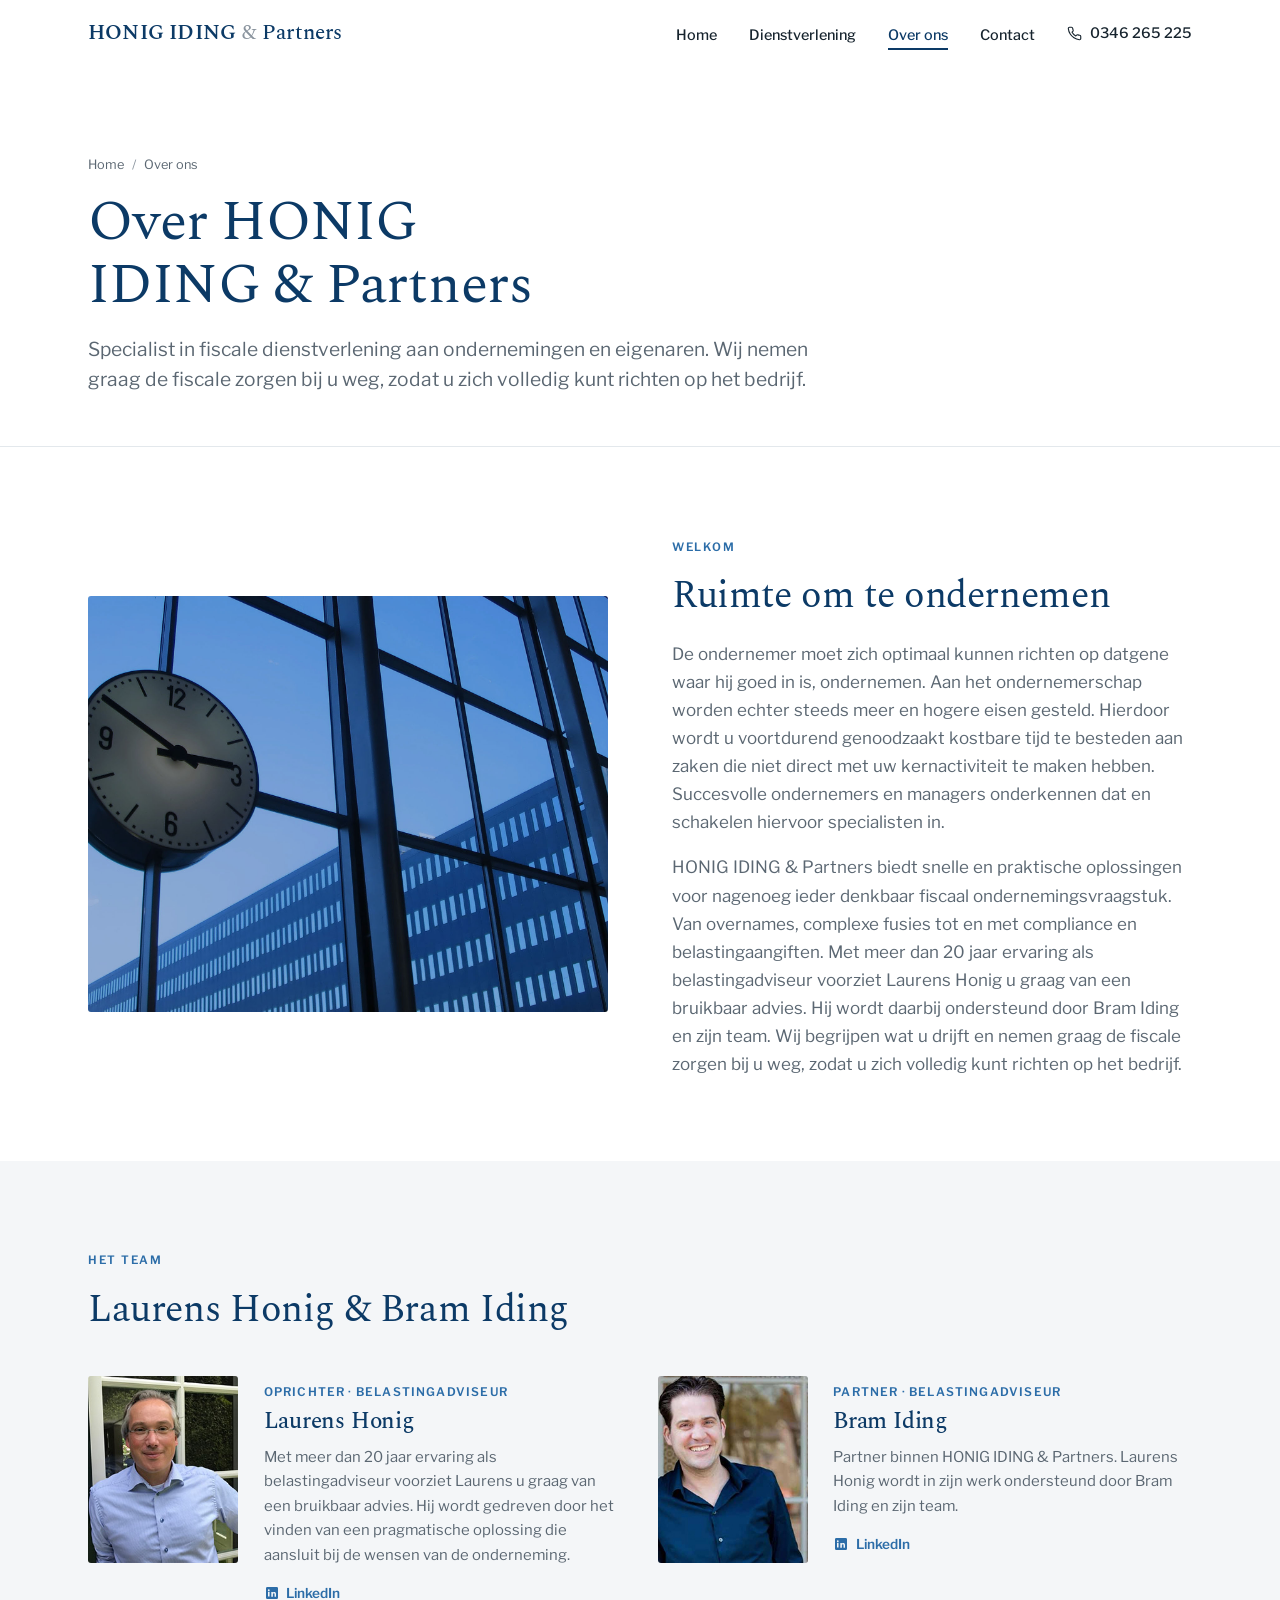
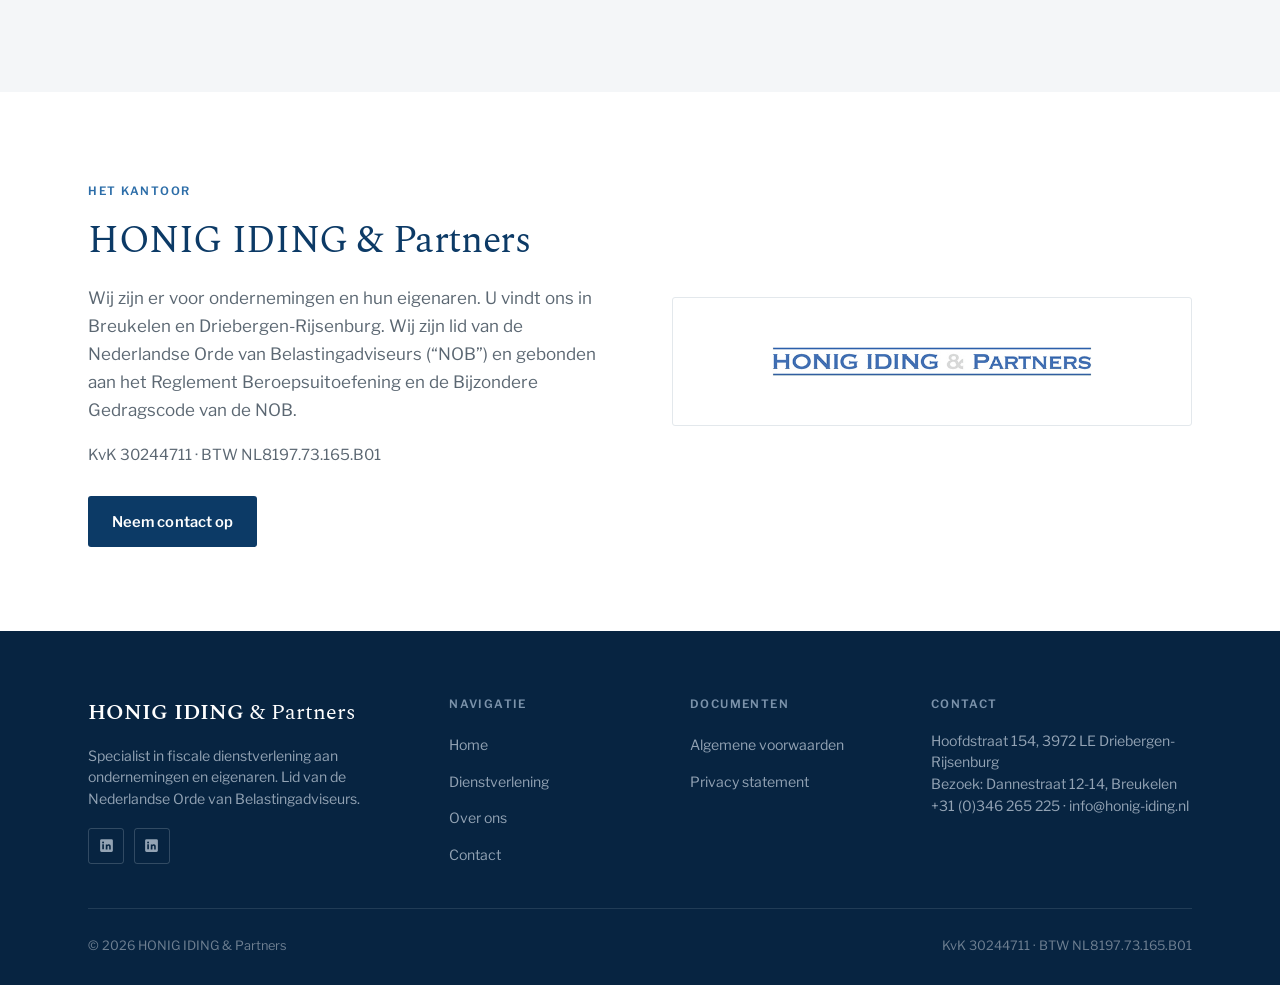
<file: over-ons.html>
<!DOCTYPE html>
<html lang="nl">
<head>
  <meta charset="UTF-8">
  <meta name="viewport" content="width=device-width, initial-scale=1">
  <title>Over ons — HONIG IDING &amp; Partners</title>
  <meta name="description" content="Over HONIG IDING & Partners, specialist in fiscale dienstverlening aan ondernemingen en eigenaren. Laurens Honig en Bram Iding. Lid van de NOB.">
  <meta name="theme-color" content="#0C3A66">
  <meta property="og:title" content="Over ons — HONIG IDING & Partners">
  <meta property="og:type" content="website">
  <meta property="og:url" content="https://honig-iding.nl/over-ons.html">
  <link rel="icon" href="data:image/svg+xml,%3Csvg%20xmlns='http://www.w3.org/2000/svg'%20viewBox='0%200%2032%2032'%3E%3Crect%20width='32'%20height='32'%20fill='%230C3A66'/%3E%3Ctext%20x='16'%20y='23'%20font-family='Georgia,serif'%20font-size='19'%20fill='%23fff'%20text-anchor='middle'%3EH%3C/text%3E%3C/svg%3E">
  <link rel="preconnect" href="https://fonts.googleapis.com">
  <link rel="preconnect" href="https://fonts.gstatic.com" crossorigin>
  <link href="https://fonts.googleapis.com/css2?family=Spectral:wght@400;500;600&family=Libre+Franklin:wght@400;500;600;700&display=swap" rel="stylesheet">
  <link rel="stylesheet" href="assets/style.css">
</head>
<body>

  <nav class="site-nav">
    <div class="nav-inner">
      <a href="index.html" class="brand-logo" aria-label="HONIG IDING & Partners — home">
        <span class="brand-word"><b>HONIG IDING</b> <span class="amp">&amp;</span> Partners</span>
      </a>
      <button class="nav-toggle" aria-label="Menu" aria-expanded="false"><span></span><span></span><span></span></button>
      <ul class="nav-links">
        <li><a href="index.html">Home</a></li>
        <li><a href="diensten.html">Dienstverlening</a></li>
        <li><a href="over-ons.html" aria-current="page">Over ons</a></li>
        <li><a href="contact.html">Contact</a></li>
        <li><a href="tel:+31346265225" class="nav-phone"><svg viewBox="0 0 24 24" fill="none" stroke="currentColor" stroke-width="1.8" stroke-linecap="round" stroke-linejoin="round"><path d="M22 16.92v3a2 2 0 0 1-2.18 2 19.79 19.79 0 0 1-8.63-3.07 19.5 19.5 0 0 1-6-6 19.79 19.79 0 0 1-3.07-8.67A2 2 0 0 1 4.11 2h3a2 2 0 0 1 2 1.72c.127.96.361 1.903.7 2.81a2 2 0 0 1-.45 2.11L8.09 9.91a16 16 0 0 0 6 6l1.27-1.27a2 2 0 0 1 2.11-.45c.907.339 1.85.573 2.81.7A2 2 0 0 1 22 16.92z"/></svg> 0346 265 225</a></li>
      </ul>
    </div>
  </nav>

  <header class="page-hero">
    <div class="container">
      <nav class="breadcrumb" aria-label="Kruimelpad"><a href="index.html">Home</a> <span class="sep">/</span> <span>Over ons</span></nav>
      <h1>Over HONIG IDING &amp; Partners</h1>
      <p class="lead">Specialist in fiscale dienstverlening aan ondernemingen en eigenaren. Wij nemen graag de fiscale zorgen bij u weg, zodat u zich volledig kunt richten op het bedrijf.</p>
    </div>
  </header>

  <section class="section">
    <div class="container">
      <div class="split">
        <div class="split-media reveal"><img src="assets/parallax3.jpg" alt="Kantoorgevel met klok"></div>
        <div class="split-body">
          <span class="eyebrow">Welkom</span>
          <h2>Ruimte om te ondernemen</h2>
          <p>De ondernemer moet zich optimaal kunnen richten op datgene waar hij goed in is, ondernemen. Aan het ondernemerschap worden echter steeds meer en hogere eisen gesteld. Hierdoor wordt u voortdurend genoodzaakt kostbare tijd te besteden aan zaken die niet direct met uw kernactiviteit te maken hebben. Succesvolle ondernemers en managers onderkennen dat en schakelen hiervoor specialisten in.</p>
          <p>HONIG IDING &amp; Partners biedt snelle en praktische oplossingen voor nagenoeg ieder denkbaar fiscaal ondernemingsvraagstuk. Van overnames, complexe fusies tot en met compliance en belastingaangiften. Met meer dan 20 jaar ervaring als belastingadviseur voorziet Laurens Honig u graag van een bruikbaar advies. Hij wordt daarbij ondersteund door Bram Iding en zijn team. Wij begrijpen wat u drijft en nemen graag de fiscale zorgen bij u weg, zodat u zich volledig kunt richten op het bedrijf.</p>
        </div>
      </div>
    </div>
  </section>

  <section class="section bg-soft">
    <div class="container">
      <div class="section-head">
        <span class="eyebrow">Het team</span>
        <h2>Laurens Honig &amp; Bram Iding</h2>
      </div>
      <div class="team-grid" data-stagger>
        <article class="person">
          <div class="person-photo"><img src="assets/img01.jpg" alt="Laurens Honig"></div>
          <div>
            <span class="role">Oprichter · belastingadviseur</span>
            <h3>Laurens Honig</h3>
            <p>Met meer dan 20 jaar ervaring als belastingadviseur voorziet Laurens u graag van een bruikbaar advies. Hij wordt gedreven door het vinden van een pragmatische oplossing die aansluit bij de wensen van de onderneming.</p>
            <a class="li" href="https://nl.linkedin.com/in/laurens-honig-3785336" target="_blank" rel="noopener"><svg viewBox="0 0 24 24" fill="currentColor"><path d="M19 3a2 2 0 0 1 2 2v14a2 2 0 0 1-2 2H5a2 2 0 0 1-2-2V5a2 2 0 0 1 2-2h14zM8.34 17.34V10.2H6v7.14h2.34zM7.17 9.16a1.36 1.36 0 1 0 0-2.72 1.36 1.36 0 0 0 0 2.72zM18 17.34v-3.92c0-2.1-1.12-3.08-2.62-3.08-1.21 0-1.75.67-2.05 1.14v-.98h-2.34c.03.66 0 7.14 0 7.14h2.34v-3.99c0-.21.02-.42.08-.57.17-.42.55-.86 1.2-.86.85 0 1.19.64 1.19 1.58v3.84H18z"/></svg> LinkedIn</a>
          </div>
        </article>
        <article class="person">
          <div class="person-photo"><img src="assets/img02.jpg" alt="Bram Iding"></div>
          <div>
            <span class="role">Partner · belastingadviseur</span>
            <h3>Bram Iding</h3>
            <p>Partner binnen HONIG IDING &amp; Partners. Laurens Honig wordt in zijn werk ondersteund door Bram Iding en zijn team.</p>
            <a class="li" href="https://nl.linkedin.com/in/bram-iding-4a43219" target="_blank" rel="noopener"><svg viewBox="0 0 24 24" fill="currentColor"><path d="M19 3a2 2 0 0 1 2 2v14a2 2 0 0 1-2 2H5a2 2 0 0 1-2-2V5a2 2 0 0 1 2-2h14zM8.34 17.34V10.2H6v7.14h2.34zM7.17 9.16a1.36 1.36 0 1 0 0-2.72 1.36 1.36 0 0 0 0 2.72zM18 17.34v-3.92c0-2.1-1.12-3.08-2.62-3.08-1.21 0-1.75.67-2.05 1.14v-.98h-2.34c.03.66 0 7.14 0 7.14h2.34v-3.99c0-.21.02-.42.08-.57.17-.42.55-.86 1.2-.86.85 0 1.19.64 1.19 1.58v3.84H18z"/></svg> LinkedIn</a>
          </div>
        </article>
      </div>
    </div>
  </section>

  <section class="section">
    <div class="container">
      <div class="split" style="align-items:center">
        <div class="split-body" style="order:-1">
          <span class="eyebrow">Het kantoor</span>
          <h2>HONIG IDING &amp; Partners</h2>
          <p>Wij zijn er voor ondernemingen en hun eigenaren. U vindt ons in Breukelen en Driebergen-Rijsenburg. Wij zijn lid van de Nederlandse Orde van Belastingadviseurs (“NOB”) en gebonden aan het Reglement Beroepsuitoefening en de Bijzondere Gedragscode van de NOB.</p>
          <p style="font-size:0.95rem;color:var(--muted)">KvK 30244711 · BTW NL8197.73.165.B01</p>
          <div class="cta-row"><a href="contact.html" class="btn btn-solid">Neem contact op</a></div>
        </div>
        <div style="border:1px solid var(--line);border-radius:var(--radius);padding:clamp(1.8rem,4vw,3rem);display:grid;place-items:center;background:#fff">
          <img src="assets/logo.jpeg" alt="HONIG IDING &amp; Partners logo" style="max-width:320px;width:100%;mix-blend-mode:multiply">
        </div>
      </div>
    </div>
  </section>

  <footer class="site-footer">
    <div class="container">
      <div class="footer-top">
        <div class="footer-brand">
          <div class="fb"><b>HONIG IDING</b> &amp; Partners</div>
          <p>Specialist in fiscale dienstverlening aan ondernemingen en eigenaren. Lid van de Nederlandse Orde van Belastingadviseurs.</p>
          <div class="footer-social">
            <a href="https://nl.linkedin.com/in/laurens-honig-3785336" target="_blank" rel="noopener" aria-label="LinkedIn Laurens Honig"><svg viewBox="0 0 24 24" fill="currentColor"><path d="M19 3a2 2 0 0 1 2 2v14a2 2 0 0 1-2 2H5a2 2 0 0 1-2-2V5a2 2 0 0 1 2-2h14zM8.34 17.34V10.2H6v7.14h2.34zM7.17 9.16a1.36 1.36 0 1 0 0-2.72 1.36 1.36 0 0 0 0 2.72zM18 17.34v-3.92c0-2.1-1.12-3.08-2.62-3.08-1.21 0-1.75.67-2.05 1.14v-.98h-2.34c.03.66 0 7.14 0 7.14h2.34v-3.99c0-.21.02-.42.08-.57.17-.42.55-.86 1.2-.86.85 0 1.19.64 1.19 1.58v3.84H18z"/></svg></a>
            <a href="https://nl.linkedin.com/in/bram-iding-4a43219" target="_blank" rel="noopener" aria-label="LinkedIn Bram Iding"><svg viewBox="0 0 24 24" fill="currentColor"><path d="M19 3a2 2 0 0 1 2 2v14a2 2 0 0 1-2 2H5a2 2 0 0 1-2-2V5a2 2 0 0 1 2-2h14zM8.34 17.34V10.2H6v7.14h2.34zM7.17 9.16a1.36 1.36 0 1 0 0-2.72 1.36 1.36 0 0 0 0 2.72zM18 17.34v-3.92c0-2.1-1.12-3.08-2.62-3.08-1.21 0-1.75.67-2.05 1.14v-.98h-2.34c.03.66 0 7.14 0 7.14h2.34v-3.99c0-.21.02-.42.08-.57.17-.42.55-.86 1.2-.86.85 0 1.19.64 1.19 1.58v3.84H18z"/></svg></a>
          </div>
        </div>
        <div class="footer-col">
          <h5>Navigatie</h5>
          <ul><li><a href="index.html">Home</a></li><li><a href="diensten.html">Dienstverlening</a></li><li><a href="over-ons.html">Over ons</a></li><li><a href="contact.html">Contact</a></li></ul>
        </div>
        <div class="footer-col">
          <h5>Documenten</h5>
          <ul><li><a href="docs/Algemene-voorwaarden.pdf" target="_blank" rel="noopener">Algemene voorwaarden</a></li><li><a href="docs/Privacy-statement.pdf" target="_blank" rel="noopener">Privacy statement</a></li></ul>
        </div>
        <div class="footer-col">
          <h5>Contact</h5>
          <address>Hoofdstraat 154, 3972 LE Driebergen-Rijsenburg<br>Bezoek: Dannestraat 12-14, Breukelen<br><a href="tel:+31346265225">+31 (0)346 265 225</a> · <a href="mailto:info@honig-iding.nl">info@honig-iding.nl</a></address>
        </div>
      </div>
      <div class="footer-bottom">
        <div>© <span data-year>2026</span> HONIG IDING &amp; Partners</div>
        <div>KvK 30244711 · BTW NL8197.73.165.B01</div>
      </div>
    </div>
  </footer>

  <script src="assets/main.js"></script>
</body>
</html>
</file>
<file: assets/style.css>
/* ============================================================
   HONIG IDING & Partners — design system (v2, sober/corporate)
   Wit-dominant · diepblauw #0C3A66 · geen goud
   Spectral (display serif) + Libre Franklin (sans)
   Referentie: Loyens & Loeff, Meijburg (KPMG), Houthoff, De Brauw
   ============================================================ */

:root {
  --white:      #ffffff;
  --bg:         #ffffff;
  --bg-soft:    #F4F6F8;   /* koele lichte sectie */
  --bg-warm:    #F3F1EC;   /* warme lichte sectie (De Brauw-achtig) */
  --ink:        #17242E;   /* body tekst */
  --blue:       #0C3A66;   /* primair diepblauw */
  --blue-700:   #0A3057;
  --blue-deep:  #072441;   /* footer / donkere band */
  --accent:     #2C6DA8;   /* ingetogen linkblauw */
  --muted:      #5B6772;
  --muted-2:    #8A949E;
  --line:       #E3E8EC;
  --line-2:     #D6DCE2;
  --on-dark:    #DCE4EC;
  --on-dark-mut:#93A3B4;

  --serif: 'Spectral', Georgia, 'Times New Roman', serif;
  --sans:  'Libre Franklin', -apple-system, BlinkMacSystemFont, 'Segoe UI', sans-serif;

  --maxw: 1200px;
  --gutter: clamp(1.25rem, 4vw, 3rem);
  --sy: clamp(3.5rem, 6.5vw, 6rem);   /* sectie verticale ruimte, ingetogen */
  --radius: 3px;

  --ease: cubic-bezier(0.4, 0, 0.2, 1);
}

*, *::before, *::after { box-sizing: border-box; }
* { margin: 0; padding: 0; }
html { -webkit-text-size-adjust: 100%; scroll-behavior: smooth; }
@media (prefers-reduced-motion: reduce) { html { scroll-behavior: auto; } }

body {
  font-family: var(--sans);
  background: var(--bg);
  color: var(--ink);
  font-size: 1.0625rem;
  line-height: 1.65;
  font-weight: 400;
  -webkit-font-smoothing: antialiased;
  text-rendering: optimizeLegibility;
  overflow-x: hidden;
}
img { max-width: 100%; display: block; }
a { color: inherit; text-decoration: none; }
ul { list-style: none; }
button { font-family: inherit; cursor: pointer; border: none; background: none; }

h1, h2, h3, h4 {
  font-family: var(--serif);
  font-weight: 500;
  line-height: 1.12;
  letter-spacing: -0.01em;
  color: var(--blue);
}
h1 { font-size: clamp(2.2rem, 4.4vw, 3.5rem); font-weight: 400; }
h2 { font-size: clamp(1.7rem, 3vw, 2.5rem); font-weight: 400; }
h3 { font-size: clamp(1.2rem, 1.8vw, 1.5rem); }
h4 { font-size: 1.05rem; }
p { text-wrap: pretty; }
strong { font-weight: 600; }

.lead {
  font-size: clamp(1.1rem, 1.5vw, 1.3rem);
  line-height: 1.6;
  color: var(--muted);
  font-weight: 400;
}

/* Eyebrow — klein, letterspaced, sober (geen gouden lijn) */
.eyebrow {
  display: inline-block;
  font-size: 0.72rem;
  font-weight: 600;
  letter-spacing: 0.15em;
  text-transform: uppercase;
  color: var(--accent);
  margin-bottom: 1.1rem;
}
.eyebrow.on-dark { color: #8FB4D6; }

/* ---------- layout ---------- */
.container { max-width: var(--maxw); margin-inline: auto; padding-inline: var(--gutter); width: 100%; }
.container-narrow { max-width: 780px; }
section { position: relative; }
.section { padding-block: var(--sy); }
.bg-soft { background: var(--bg-soft); }
.bg-warm { background: var(--bg-warm); }
.section-head { max-width: 640px; margin-bottom: clamp(2rem, 3.5vw, 3rem); }
.section-head .lead { margin-top: 0.9rem; }
.center { text-align: center; }
.section-head.center { margin-inline: auto; }

/* ============================================================
   NAV — licht, strak, corporate
   ============================================================ */
.site-nav {
  position: fixed; inset: 0 0 auto 0; z-index: 100;
  background: rgba(255,255,255,0.9);
  backdrop-filter: saturate(140%) blur(10px);
  -webkit-backdrop-filter: saturate(140%) blur(10px);
  border-bottom: 1px solid transparent;
  transition: border-color 0.3s var(--ease), box-shadow 0.3s var(--ease);
}
.site-nav.scrolled { border-bottom-color: var(--line); box-shadow: 0 1px 12px rgba(12,58,102,0.04); }
.nav-inner {
  max-width: var(--maxw); margin-inline: auto; padding: 1.05rem var(--gutter);
  display: flex; align-items: center; justify-content: space-between; gap: 2rem;
}
.brand-word {
  font-family: var(--serif); font-size: 1.3rem; line-height: 1;
  color: var(--blue); letter-spacing: 0.01em; white-space: nowrap; font-weight: 500;
}
.brand-word b { font-weight: 600; }
.brand-word .amp { color: var(--muted-2); font-weight: 400; }

.nav-links { display: flex; align-items: center; gap: 2rem; }
.nav-links a {
  font-size: 0.9rem; font-weight: 500; color: var(--ink);
  position: relative; padding: 0.3rem 0; transition: color 0.2s var(--ease);
}
.nav-links a:hover { color: var(--blue); }
.nav-links a[aria-current="page"] { color: var(--blue); }
.nav-links a[aria-current="page"]::after {
  content: ''; position: absolute; left: 0; right: 0; bottom: -2px; height: 2px; background: var(--blue);
}
.nav-phone {
  display: inline-flex; align-items: center; gap: 0.5rem;
  font-size: 0.9rem; font-weight: 600; color: var(--blue);
}
.nav-phone svg { width: 15px; height: 15px; }

.nav-toggle { display: none; width: 40px; height: 40px; position: relative; z-index: 110; }
.nav-toggle span { position: absolute; left: 8px; right: 8px; height: 2px; background: var(--blue); transition: transform 0.3s var(--ease), opacity 0.2s var(--ease); }
.nav-toggle span:nth-child(1) { top: 14px; }
.nav-toggle span:nth-child(2) { top: 20px; }
.nav-toggle span:nth-child(3) { top: 26px; }
.nav-toggle.open span:nth-child(1) { transform: translateY(6px) rotate(45deg); }
.nav-toggle.open span:nth-child(2) { opacity: 0; }
.nav-toggle.open span:nth-child(3) { transform: translateY(-6px) rotate(-45deg); }

@media (max-width: 860px) {
  .nav-toggle { display: block; }
  .nav-links {
    position: fixed; inset: 0; z-index: 105; flex-direction: column;
    justify-content: center; gap: 1.4rem; background: var(--white);
    transform: translateX(100%); transition: transform 0.4s var(--ease);
  }
  .nav-links.open { transform: translateX(0); }
  .nav-links a { font-size: 1.4rem; font-family: var(--serif); font-weight: 400; color: var(--blue); }
}

/* ============================================================
   BUTTONS — sober, kleine radius, geen pill/goud
   ============================================================ */
.btn {
  display: inline-flex; align-items: center; gap: 0.6rem;
  padding: 0.85rem 1.5rem; border-radius: var(--radius);
  font-size: 0.92rem; font-weight: 600; letter-spacing: 0.005em;
  transition: background 0.2s var(--ease), color 0.2s var(--ease), border-color 0.2s var(--ease);
}
.btn svg { width: 16px; height: 16px; }
.btn-solid { background: var(--blue); color: #fff; }
.btn-solid:hover { background: var(--blue-700); }
.btn-line { background: transparent; color: var(--blue); border: 1px solid var(--line-2); }
.btn-line:hover { border-color: var(--blue); background: var(--bg-soft); }
.btn-dark-line { background: transparent; color: var(--on-dark); border: 1px solid rgba(220,228,236,0.28); }
.btn-dark-line:hover { border-color: var(--on-dark); color: #fff; }
.cta-row { display: flex; flex-wrap: wrap; gap: 0.8rem; align-items: center; }

.link-arrow {
  display: inline-flex; align-items: center; gap: 0.45rem;
  font-size: 0.92rem; font-weight: 600; color: var(--blue);
  border-bottom: 1px solid transparent; padding-bottom: 1px;
  transition: gap 0.2s var(--ease), border-color 0.2s var(--ease);
}
.link-arrow svg { width: 15px; height: 15px; transition: transform 0.2s var(--ease); }
.link-arrow:hover { border-bottom-color: var(--blue); }
.link-arrow:hover svg { transform: translateX(3px); }
.link-arrow.on-dark { color: #9FC1DE; }
.link-arrow.on-dark:hover { color: #fff; border-bottom-color: #9FC1DE; }

:focus-visible { outline: 2px solid var(--accent); outline-offset: 3px; }

/* ============================================================
   HERO — licht, twee koloms, ingetogen
   ============================================================ */
.hero { padding-top: clamp(7rem, 12vw, 10rem); padding-bottom: var(--sy); }
.hero-grid { display: grid; grid-template-columns: 1.1fr 0.9fr; gap: clamp(2rem, 5vw, 4.5rem); align-items: center; }
.hero-meta {
  display: flex; align-items: center; gap: 0.7rem; flex-wrap: wrap;
  font-size: 0.78rem; letter-spacing: 0.06em; text-transform: uppercase; color: var(--muted);
  margin-bottom: 1.5rem; font-weight: 600;
}
.hero-meta .dot { width: 3px; height: 3px; border-radius: 50%; background: var(--muted-2); }
.hero h1 { margin-bottom: 1.4rem; max-width: 19ch; }
.hero .lead { max-width: 46ch; margin-bottom: 2rem; }
.hero-visual {
  position: relative; border-radius: var(--radius); overflow: hidden;
  aspect-ratio: 4/5; background: var(--bg-soft);
}
.hero-visual img { width: 100%; height: 100%; object-fit: cover; }
@media (max-width: 860px) {
  .hero-grid { grid-template-columns: 1fr; gap: 2rem; }
  .hero-visual { aspect-ratio: 16/10; order: -1; }
  .hero h1 { max-width: none; }
}

/* Page-hero (subpagina's) — licht, compact */
.page-hero { padding-top: clamp(7.5rem, 12vw, 10rem); padding-bottom: clamp(2rem, 4vw, 3.2rem); border-bottom: 1px solid var(--line); }
.breadcrumb { display: flex; gap: 0.5rem; align-items: center; font-size: 0.8rem; color: var(--muted); margin-bottom: 1.1rem; }
.breadcrumb a:hover { color: var(--blue); }
.breadcrumb .sep { color: var(--muted-2); }
.page-hero h1 { max-width: 18ch; margin-bottom: 1rem; }
.page-hero .lead { max-width: 56ch; }

/* ============================================================
   EXPERTISE — strakke hairline-lijst (geen kaarten met goud)
   ============================================================ */
.expertise-list { border-top: 1px solid var(--line); }
.expertise-item {
  display: grid; grid-template-columns: 3rem 1fr auto; align-items: baseline;
  gap: clamp(1rem, 3vw, 2.5rem);
  padding: clamp(1.4rem, 2.5vw, 2rem) 0.5rem;
  border-bottom: 1px solid var(--line);
  transition: background 0.25s var(--ease), padding-left 0.25s var(--ease);
}
.expertise-item:hover { background: var(--bg-soft); padding-left: 1.1rem; }
.expertise-item .ei-num { font-family: var(--serif); font-size: 0.95rem; color: var(--muted-2); }
.expertise-item .ei-main h3 { margin-bottom: 0.35rem; }
.expertise-item .ei-main p { color: var(--muted); font-size: 0.96rem; max-width: 60ch; }
.expertise-item .ei-arrow { color: var(--accent); align-self: center; }
.expertise-item .ei-arrow svg { width: 20px; height: 20px; transition: transform 0.25s var(--ease); }
.expertise-item:hover .ei-arrow svg { transform: translateX(4px); }
@media (max-width: 680px) {
  .expertise-item { grid-template-columns: 1fr; gap: 0.5rem; }
  .expertise-item .ei-num { font-size: 0.85rem; }
  .expertise-item .ei-arrow { display: none; }
  .expertise-item:hover { padding-left: 0.5rem; }
}

/* Diensten-detail (diensten.html) — sober blok */
.svc { display: grid; grid-template-columns: 1fr 1fr; gap: clamp(1.5rem, 4vw, 4rem); padding-block: clamp(1.8rem, 3vw, 2.6rem); border-top: 1px solid var(--line); align-items: baseline; }
.svc:last-child { border-bottom: 1px solid var(--line); }
.svc .svc-label { display: flex; gap: 1rem; align-items: baseline; }
.svc .svc-num { font-family: var(--serif); color: var(--muted-2); font-size: 1rem; }
.svc h3 { margin: 0; }
.svc p { color: var(--muted); }
.svc-points { display: grid; gap: 0.6rem; align-content: start; }
.svc-points li { display: flex; gap: 0.6rem; align-items: flex-start; font-size: 0.95rem; }
.svc-points svg { width: 16px; height: 16px; color: var(--accent); flex-shrink: 0; margin-top: 4px; }
@media (max-width: 720px) { .svc { grid-template-columns: 1fr; gap: 1rem; } }

/* ============================================================
   FEITEN / CREDIBILITY — sobere inline rij
   ============================================================ */
.facts-row {
  display: grid; grid-template-columns: repeat(4, 1fr);
  border: 1px solid var(--line); border-radius: var(--radius);
}
.facts-row .fact { padding: clamp(1.5rem, 3vw, 2.2rem) 1.5rem; border-left: 1px solid var(--line); }
.facts-row .fact:first-child { border-left: none; }
.facts-row .fact .f-num { font-family: var(--serif); font-size: clamp(1.8rem, 3vw, 2.4rem); color: var(--blue); line-height: 1; }
.facts-row .fact .f-label { font-size: 0.85rem; color: var(--muted); margin-top: 0.5rem; }
@media (max-width: 720px) {
  .facts-row { grid-template-columns: 1fr 1fr; }
  .facts-row .fact:nth-child(3) { border-left: none; }
  .facts-row .fact:nth-child(-n+2) { border-bottom: 1px solid var(--line); }
}

/* ============================================================
   OVER / SPLIT
   ============================================================ */
.split { display: grid; grid-template-columns: 1fr 1fr; gap: clamp(2rem, 5vw, 4.5rem); align-items: center; }
.split-media { border-radius: var(--radius); overflow: hidden; aspect-ratio: 5/4; background: var(--bg-soft); }
.split-media img { width: 100%; height: 100%; object-fit: cover; }
.split-body p { color: var(--muted); margin-top: 1.1rem; }
.split-body p:first-of-type { margin-top: 1.4rem; }
.split-body .cta-row { margin-top: 1.8rem; }
@media (max-width: 820px) { .split { grid-template-columns: 1fr; gap: 2rem; } }

/* ============================================================
   TEAM — sober
   ============================================================ */
.team-grid { display: grid; grid-template-columns: repeat(2, 1fr); gap: clamp(1.5rem, 3vw, 2.2rem); }
.person { display: grid; grid-template-columns: 150px 1fr; gap: 1.6rem; align-items: start; }
.person-photo { border-radius: var(--radius); overflow: hidden; aspect-ratio: 4/5; background: var(--bg-soft); }
.person-photo img { width: 100%; height: 100%; object-fit: cover; object-position: center top; }
.person .role { font-size: 0.74rem; letter-spacing: 0.1em; text-transform: uppercase; color: var(--accent); font-weight: 600; }
.person h3 { margin: 0.35rem 0 0.6rem; }
.person p { color: var(--muted); font-size: 0.93rem; }
.person .li { display: inline-flex; align-items: center; gap: 0.4rem; margin-top: 0.9rem; font-size: 0.85rem; font-weight: 600; color: var(--accent); }
.person .li svg { width: 16px; height: 16px; }
.person .li:hover { color: var(--blue); }
@media (max-width: 900px) { .team-grid { grid-template-columns: 1fr; } }
@media (max-width: 460px) { .person { grid-template-columns: 110px 1fr; gap: 1rem; } }

/* ============================================================
   NOB / kleine notitie
   ============================================================ */
.note {
  display: grid; grid-template-columns: auto 1fr; gap: 1.4rem; align-items: center;
  padding: clamp(1.5rem, 3vw, 2.2rem); border: 1px solid var(--line); border-radius: var(--radius); background: var(--bg-soft);
}
.note .badge { width: 74px; height: 74px; border-radius: 50%; border: 1px solid var(--line-2); display: grid; place-items: center; background: #fff; }
.note .badge span { font-family: var(--serif); font-size: 1.25rem; color: var(--blue); }
.note h3 { font-size: 1.2rem; margin-bottom: 0.35rem; }
.note p { color: var(--muted); font-size: 0.95rem; }
@media (max-width: 560px) { .note { grid-template-columns: 1fr; text-align: center; justify-items: center; } }

/* ============================================================
   CONTACT
   ============================================================ */
.contact-grid { display: grid; grid-template-columns: 0.9fr 1.1fr; gap: clamp(2rem, 5vw, 4rem); }
@media (max-width: 820px) { .contact-grid { grid-template-columns: 1fr; } }
.info-row { display: flex; gap: 0.9rem; align-items: flex-start; padding-block: 1.05rem; border-bottom: 1px solid var(--line); }
.info-row:first-of-type { border-top: 1px solid var(--line); }
.info-row .ic { color: var(--accent); flex-shrink: 0; margin-top: 2px; }
.info-row .ic svg { width: 19px; height: 19px; }
.info-row .info-label { font-size: 0.72rem; letter-spacing: 0.1em; text-transform: uppercase; color: var(--muted-2); font-weight: 600; }
.info-row .info-val { font-size: 1rem; color: var(--ink); margin-top: 2px; }
.info-row .info-val a:hover { color: var(--blue); }

.form-card { border: 1px solid var(--line); border-radius: var(--radius); padding: clamp(1.6rem, 3vw, 2.4rem); background: #fff; }
.form-row { display: grid; grid-template-columns: 1fr 1fr; gap: 1rem; }
@media (max-width: 520px) { .form-row { grid-template-columns: 1fr; } }
.field { margin-bottom: 1rem; }
.field label { display: block; font-size: 0.82rem; font-weight: 600; color: var(--blue); margin-bottom: 0.4rem; }
.field input, .field textarea, .field select {
  width: 100%; font-family: var(--sans); font-size: 0.98rem; color: var(--ink);
  background: #fff; border: 1px solid var(--line-2); border-radius: var(--radius);
  padding: 0.75rem 0.9rem; transition: border-color 0.2s var(--ease), box-shadow 0.2s var(--ease);
}
.field textarea { resize: vertical; min-height: 130px; }
.field input:focus, .field textarea:focus, .field select:focus {
  outline: none; border-color: var(--accent); box-shadow: 0 0 0 3px rgba(44,109,168,0.12);
}
.field input::placeholder, .field textarea::placeholder { color: var(--muted-2); }
.form-note { font-size: 0.82rem; color: var(--muted); margin-top: 0.4rem; }
.form-note a { color: var(--accent); font-weight: 600; }

/* Locatiekaart */
.map-card {
  position: relative; overflow: hidden; border: 1px solid var(--line); border-radius: var(--radius);
  min-height: 340px; display: grid; place-items: center; text-align: center;
  background:
    repeating-linear-gradient(0deg, transparent 0 44px, rgba(12,58,102,0.04) 44px 45px),
    repeating-linear-gradient(90deg, transparent 0 44px, rgba(12,58,102,0.04) 44px 45px),
    var(--bg-soft);
}
.map-card::before { content: ''; position: absolute; left: -10%; top: 40%; width: 120%; height: 8px; background: rgba(12,58,102,0.06); transform: rotate(-15deg); }
.map-inner { position: relative; z-index: 2; padding: 2rem; }
.map-pin { width: 54px; height: 54px; border-radius: 50%; background: var(--blue); color: #fff; display: grid; place-items: center; margin: 0 auto; }
.map-pin svg { width: 26px; height: 26px; }
.map-card .m-addr { font-family: var(--serif); font-size: 1.25rem; color: var(--blue); margin-top: 1.1rem; }
.map-card .m-sub { color: var(--muted); font-size: 0.9rem; margin-top: 0.25rem; }
.map-card .btn { margin-top: 1.3rem; }

/* Toast */
.toast {
  position: fixed; bottom: 24px; left: 50%; transform: translate(-50%, 20px);
  background: var(--blue); color: #fff; padding: 0.85rem 1.3rem; border-radius: var(--radius);
  font-size: 0.9rem; z-index: 9999; opacity: 0; pointer-events: none;
  transition: opacity 0.25s var(--ease), transform 0.25s var(--ease); box-shadow: 0 10px 30px rgba(7,36,65,0.2);
}
.toast.show { opacity: 1; transform: translate(-50%, 0); }

/* Documenten */
.doc-links { display: grid; grid-template-columns: 1fr 1fr; gap: 1rem; }
@media (max-width: 560px) { .doc-links { grid-template-columns: 1fr; } }
.doc-card { display: flex; align-items: center; gap: 0.9rem; padding: 1.1rem 1.3rem; border: 1px solid var(--line); border-radius: var(--radius); transition: border-color 0.2s var(--ease); }
.doc-card:hover { border-color: var(--blue); }
.doc-card .di { color: var(--accent); flex-shrink: 0; }
.doc-card .di svg { width: 22px; height: 22px; }
.doc-card .dt { font-weight: 600; color: var(--blue); font-size: 0.98rem; }
.doc-card .ds { font-size: 0.8rem; color: var(--muted); }
.doc-card .da { margin-left: auto; color: var(--muted-2); }

/* ============================================================
   FOOTER — donkere diepblauwe band, compact
   ============================================================ */
.site-footer { background: var(--blue-deep); color: var(--on-dark-mut); padding-block: clamp(3rem, 5vw, 4rem) 1.8rem; }
.footer-top { display: grid; grid-template-columns: 1.6fr 1fr 1fr 1.3fr; gap: 2.5rem; padding-bottom: 2.5rem; border-bottom: 1px solid rgba(220,228,236,0.12); }
.footer-brand .fb { font-family: var(--serif); font-size: 1.35rem; color: #fff; }
.footer-brand .fb b { font-weight: 600; }
.footer-brand p { font-size: 0.88rem; margin-top: 0.9rem; max-width: 34ch; line-height: 1.55; }
.footer-social { display: flex; gap: 0.6rem; margin-top: 1.1rem; }
.footer-social a { width: 36px; height: 36px; border-radius: var(--radius); display: grid; place-items: center; border: 1px solid rgba(220,228,236,0.2); color: var(--on-dark-mut); transition: all 0.2s var(--ease); }
.footer-social a:hover { border-color: #6E92B5; color: #fff; }
.footer-social svg { width: 17px; height: 17px; }
.footer-col h5 { font-size: 0.72rem; letter-spacing: 0.12em; text-transform: uppercase; color: #7C93AB; font-weight: 600; margin-bottom: 1rem; }
.footer-col ul { display: grid; gap: 0.55rem; }
.footer-col a, .footer-col address { font-size: 0.88rem; color: var(--on-dark-mut); font-style: normal; line-height: 1.55; transition: color 0.2s var(--ease); }
.footer-col a:hover { color: #fff; }
.footer-bottom { display: flex; justify-content: space-between; flex-wrap: wrap; gap: 0.8rem; padding-top: 1.6rem; font-size: 0.8rem; color: #6E7F91; }
@media (max-width: 860px) { .footer-top { grid-template-columns: 1fr 1fr; gap: 1.8rem; } .footer-col ul a { display: inline-flex; min-height: 32px; align-items: center; } }
@media (max-width: 520px) { .footer-top { grid-template-columns: 1fr; } }

/* ============================================================
   REVEAL — alleen subtiele fade (geen decoratieve show)
   ============================================================ */
.reveal { opacity: 0; transform: translateY(16px); transition: opacity 0.7s var(--ease), transform 0.7s var(--ease); }
.reveal.in { opacity: 1; transform: none; }
[data-stagger] > * { opacity: 0; transform: translateY(16px); transition: opacity 0.6s var(--ease), transform 0.6s var(--ease); }
[data-stagger].in > * { opacity: 1; transform: none; }
@media (prefers-reduced-motion: reduce) {
  .reveal, [data-stagger] > * { opacity: 1 !important; transform: none !important; }
}

/* ============================================================
   MOBIELE POLISH — uitsluitend telefoon; laat desktop ongemoeid
   ============================================================ */
@media (max-width: 700px) {
  html, body { -webkit-tap-highlight-color: transparent; }

  /* Nav: effen wit i.p.v. blur — voorkomt flikkeren bij scrollen */
  .site-nav { background: #fff; backdrop-filter: none; -webkit-backdrop-filter: none; }
  .site-nav.scrolled { box-shadow: 0 1px 10px rgba(12,58,102,0.05); }
  .nav-inner { padding-block: 0.9rem; }

  /* Hero strakker; beeld edge-to-edge bovenaan */
  .hero { padding-top: 5.25rem; }
  .hero-grid { gap: 1.7rem; }
  .hero h1 { max-width: none; margin-bottom: 1.1rem; }
  .hero-visual {
    aspect-ratio: 16/11;
    margin-inline: calc(-1 * var(--gutter));
    border-radius: 0;
  }
  .hero .lead { margin-bottom: 1.6rem; }

  /* Alle CTA-knoprijen: full-width, netjes gestapeld (ook waar inline flex-end stond) */
  .cta-row { gap: 0.7rem; justify-content: flex-start !important; }
  .cta-row .btn { width: 100%; justify-content: center; padding-block: 0.95rem; }
  .cta-row .link-arrow { width: 100%; padding-top: 0.2rem; }

  /* Compactere sectiekoppen */
  .section-head { margin-bottom: 1.6rem; }

  /* Page-hero iets meer lucht onder de nav */
  .page-hero { padding-top: 6.5rem; }
}

@media (max-width: 560px) {
  /* Team: foto boven de tekst, ruimer i.p.v. klein en gepropt */
  .person { grid-template-columns: 1fr; gap: 1rem; }
  .person-photo { width: 132px; aspect-ratio: 4/5; }
  .person .role { line-height: 1.35; }

  /* Feiten: iets meer ademruimte */
  .facts-row .fact { padding: 1.6rem 1.2rem; }

  /* Documenten-kaarten onder elkaar met wat meer hoogte */
  .doc-card { padding: 1.2rem 1.3rem; }
}

/* ============================================================
   PRINT
   ============================================================ */
@media print {
  .site-nav, .nav-toggle, .toast, .map-card { display: none !important; }
  body { color: #000; }
  a { color: #000 !important; text-decoration: underline; }
  a[href^="http"]:after { content: " (" attr(href) ")"; font-size: 8pt; color: #555; }
  a[href^="#"]:after, a[href^="tel:"]:after, a[href^="mailto:"]:after { content: ""; }
  .svc, .person, .note { page-break-inside: avoid; }
  .site-footer { background: #fff !important; color: #000 !important; border-top: 1px solid #ccc; }
  .footer-col a, .footer-col address, .footer-brand p, .footer-bottom, .footer-brand .fb { color: #000 !important; }
}
</file>
